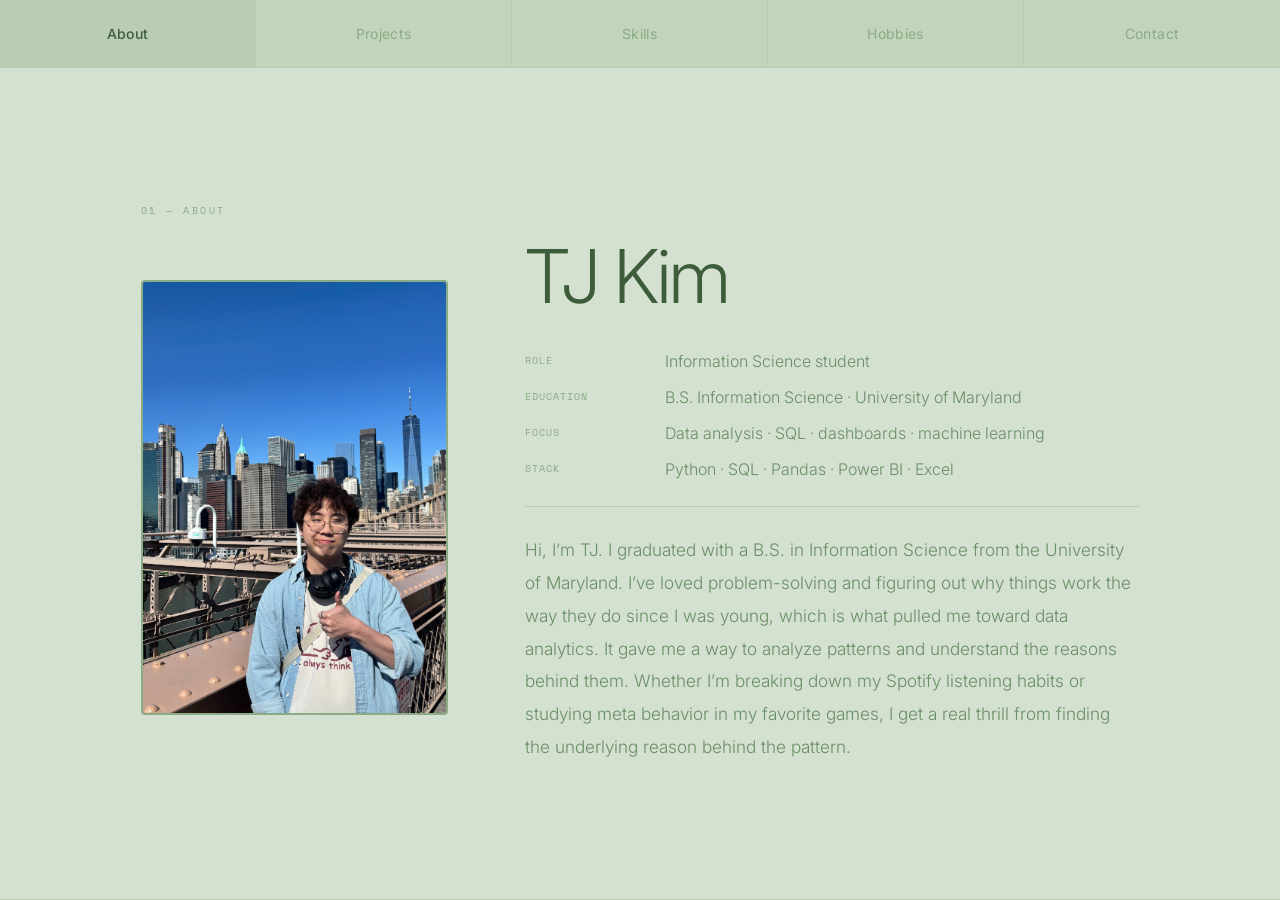
<file: index.html>
<!DOCTYPE html>
<html lang="en">
<head>
<meta charset="UTF-8">
<meta name="viewport" content="width=device-width, initial-scale=1.0">
<title>TJ Kim</title>
<link href="https://fonts.googleapis.com/css2?family=Inter:wght@300;400;500&family=Space+Mono&display=swap" rel="stylesheet">
<style>
*{margin:0;padding:0;box-sizing:border-box}
::selection{background:#8aab84;color:#2a3e28}
:root{
  --bg:#d4e0d0;--bg2:#c2d4bc;--surface:#b8cdb2;
  --dark:#3d5c3a;--mid:#6b8f66;--muted:#8aab84;--text:#2a3e28;
  --navH:clamp(68px,7vh,96px);
}
html,body{width:100%;height:100%;overflow:hidden;background:var(--bg);font-family:'Inter',sans-serif;color:var(--text)}

/* NAV */
#nav{position:fixed;top:0;left:0;right:0;height:var(--navH);background:var(--bg2);border-bottom:1px solid var(--surface);display:grid;grid-template-columns:repeat(5,minmax(0,1fr));align-items:center;z-index:300}
.nav-btn{flex:1;min-width:0;background:transparent;border:none;border-right:1px solid var(--surface);font-family:'Inter',sans-serif;font-size:clamp(14px,1vw,16px);color:var(--muted);padding:0 clamp(14px,2vw,24px);height:100%;cursor:pointer;transition:all .15s;letter-spacing:.35px}
.nav-btn:last-child{border-right:none}
.nav-btn:hover{background:var(--surface);color:var(--text)}
.nav-btn.active{color:var(--dark);font-weight:500;background:rgba(61,92,58,.06)}

/* WORLD */
#world{position:fixed;top:var(--navH);left:0;right:0;bottom:0;overflow:hidden}
#map{position:absolute;width:100%;transform-origin:0 0}

/* SECTIONS */
.section{width:100%;min-height:calc(100vh - var(--navH));display:flex;align-items:center;justify-content:center;border-bottom:1px solid var(--surface)}
/* Explicit section colors. Do not rely on nth-child because section order changes. */
#about{background:var(--bg)}
#projects{background:var(--bg2)}
#skills{background:var(--bg)}
#hobbies{background:var(--bg2)}
#contact{background:var(--bg)}
.content-block{pointer-events:auto}

/* ABOUT */
.section-inner{max-width:760px;width:100%;padding:60px 40px}
.eyebrow{font-family:'Space Mono',monospace;font-size:10px;letter-spacing:2.5px;text-transform:uppercase;color:var(--muted);margin-bottom:14px}
.section-title{font-size:37px;font-weight:300;color:var(--dark);letter-spacing:-1px;margin-bottom:28px}
.divider{height:1px;background:var(--surface);margin:24px 0}
.body-text{font-size:15px;font-weight:300;color:var(--mid);line-height:1.9}
.field{margin-bottom:14px;display:flex;gap:16px}
.field-label{font-family:'Space Mono',monospace;font-size:10px;letter-spacing:1px;text-transform:uppercase;color:var(--muted);min-width:80px;padding-top:2px}
.field-val{font-size:14px;color:var(--mid);font-weight:300}
.about-layout{display:flex;gap:40px;align-items:flex-start}
.photo-box{width:160px;min-width:160px;height:160px;background:var(--surface);border:2px dashed var(--muted);border-radius:4px;display:flex;align-items:center;justify-content:center;flex-direction:column;gap:6px;color:var(--muted);font-family:'Space Mono',monospace;font-size:9px;letter-spacing:1px;text-align:center;cursor:pointer;transition:border-color .2s}
.photo-box:hover{border-color:var(--dark)}
.photo-box img{width:100%;height:100%;object-fit:cover;border-radius:2px;display:none}

/* PROJECTS */
#projects .section-inner{max-width:100%;padding:60px 5vw}
.proj-header{display:flex;align-items:baseline;justify-content:space-between;margin-bottom:32px}
.proj-subtitle{font-family:'Space Mono',monospace;font-size:11px;letter-spacing:1px;text-transform:uppercase;color:var(--muted);margin-top:8px}
.proj-nav-btns{display:flex;align-items:center;gap:10px}
.proj-arr{width:36px;height:36px;background:var(--bg);border:1px solid var(--surface);border-radius:3px;cursor:pointer;font-size:19px;color:var(--mid);display:flex;align-items:center;justify-content:center;transition:all .15s}
.proj-arr:hover{background:var(--surface);color:var(--dark)}
#proj-grid{display:grid;grid-template-columns:1fr 1fr;gap:20px}
.proj-card{background:var(--bg2);border:1px solid var(--surface);padding:28px;border-radius:3px;display:flex;flex-direction:column;gap:12px;min-height:200px;transition:border-color .2s}
.proj-card:hover{border-color:var(--muted)}
.proj-card-name{font-size:18px;font-weight:500;color:var(--dark)}
.proj-card-desc{font-size:14px;font-weight:300;color:var(--mid);line-height:1.75;flex:1}
.proj-card-footer{display:flex;justify-content:space-between;align-items:flex-end;gap:12px}
.proj-card-tags{display:flex;gap:5px;flex-wrap:wrap}
.tag{font-family:'Space Mono',monospace;font-size:9px;padding:2px 7px;border:1px solid var(--muted);color:var(--muted);border-radius:2px}
.proj-link{font-family:'Space Mono',monospace;font-size:10px;letter-spacing:.5px;color:var(--mid);text-decoration:none;padding:4px 10px;border:1px solid var(--surface);border-radius:2px;white-space:nowrap;transition:all .15s}
.proj-link:hover{border-color:var(--dark);color:var(--dark)}

/* SKILLS */
.skill-list{display:grid;grid-template-columns:1fr 1fr;gap:16px}
.skill-group{border:1px solid var(--surface);background:rgba(255,255,255,.08);padding:18px;border-radius:3px}
.skill-heading{font-family:'Space Mono',monospace;font-size:10px;letter-spacing:1.2px;text-transform:uppercase;color:var(--muted);margin-bottom:10px}
.skill-items{font-size:14px;font-weight:300;color:var(--mid);line-height:1.9}

/* HOBBIES */
.hobby-list{display:grid;grid-template-columns:repeat(2,minmax(0,1fr));gap:clamp(14px,2vw,24px)}
.hobby-item{border:1px solid var(--surface);background:rgba(255,255,255,.08);padding:clamp(18px,2vw,30px);border-radius:3px}
.hobby-name{font-size:clamp(17px,1.45vw,25px);font-weight:500;color:var(--dark);margin-bottom:clamp(8px,1vh,12px)}
.hobby-desc{font-size:clamp(14px,1.1vw,18px);font-weight:300;color:var(--mid);line-height:1.75}

/* CONTACT */
.clink{display:flex;gap:16px;padding:12px 0;border-bottom:1px solid var(--surface);font-size:14px;font-weight:300}
.clink:last-child{border-bottom:none}
.clink-type{font-family:'Space Mono',monospace;font-size:10px;letter-spacing:1px;text-transform:uppercase;color:var(--muted);min-width:60px;padding-top:2px}
.clink-val{color:var(--mid)}
.clink-val a{color:var(--mid);text-decoration:none;display:inline-flex;align-items:center;gap:8px;transition:color .15s}
.clink-val a:hover{color:var(--dark)}
.social-icon{width:16px;height:16px;display:inline-block;flex:0 0 16px;fill:currentColor}


/* RESPONSIVE SCALING */
:root{
  --content-pad-y:clamp(42px,8vh,118px);
  --content-pad-x:clamp(24px,7vw,124px);
  --gap-lg:clamp(28px,6vw,96px);
  --gap-md:clamp(12px,2.2vw,34px);
  --photo-w:clamp(190px,24vw,420px);
  --photo-h:clamp(250px,34vw,560px);
}
.section-inner{max-width:min(1180px,92vw);padding:var(--content-pad-y) var(--content-pad-x)}
.eyebrow{font-size:clamp(9px,.75vw,11px);margin-bottom:clamp(10px,1.5vh,16px)}
.section-title{font-size:clamp(35px,5.8vw,83px);letter-spacing:clamp(-2px,-.15vw,-1px);margin-bottom:clamp(22px,3.4vh,44px)}
.divider{margin:clamp(18px,3vh,30px) 0}
.body-text{font-size:clamp(15px,1.35vw,21px);line-height:1.9}
.field{margin-bottom:clamp(10px,1.8vh,16px);gap:var(--gap-md)}
.field-label{font-size:clamp(9px,.75vw,12px);min-width:clamp(68px,10vw,112px)}
.field-val{font-size:clamp(14px,1.25vw,19px)}
#about .section-inner{max-width:min(1360px,94vw)}
.about-layout{gap:var(--gap-lg);align-items:center}
.photo-box{width:var(--photo-w);min-width:var(--photo-w);height:var(--photo-h);font-size:clamp(8px,.75vw,10px);border-style:solid;cursor:default}
.photo-box img{object-position:center 58%}
#projects .section-inner{max-width:min(1500px,94vw);padding:var(--content-pad-y) var(--content-pad-x)}
.proj-header{margin-bottom:clamp(22px,4vh,40px);gap:var(--gap-md)}
.proj-subtitle{font-size:clamp(10px,.85vw,12px);margin-top:clamp(7px,1vh,10px)}
.proj-nav-btns{gap:clamp(8px,1.2vw,14px)}
.proj-arr{width:clamp(36px,3.5vw,52px);height:clamp(36px,3.5vw,52px);font-size:clamp(19px,1.8vw,27px)}
#proj-counter{font-size:clamp(9px,.9vw,12px)!important}
#proj-grid{gap:clamp(18px,2.4vw,38px)}
.proj-card{padding:clamp(22px,2.8vw,44px);gap:clamp(12px,1.5vw,20px);min-height:clamp(190px,26vh,300px)}
.proj-card-name{font-size:clamp(18px,1.6vw,26px)}
.proj-card-desc{font-size:clamp(14px,1.15vw,19px);line-height:1.75}
.proj-card-footer{gap:clamp(10px,1.4vw,16px)}
.proj-card-tags{gap:clamp(4px,.7vw,8px)}
.tag{font-size:clamp(8px,.7vw,10px);padding:clamp(2px,.35vw,4px) clamp(6px,.8vw,9px)}
.proj-link{font-size:clamp(9px,.8vw,11px);padding:clamp(4px,.45vw,6px) clamp(8px,.9vw,12px)}
.skill-list{gap:clamp(12px,2vw,20px)}
.skill-group{padding:clamp(18px,2vw,30px)}
.skill-heading{font-size:clamp(9px,.75vw,11px)}
.skill-items{font-size:clamp(14px,1.15vw,19px)}
#skills .language-note{font-size:21px!important}
.clink{gap:var(--gap-md);padding:clamp(10px,1.6vh,15px) 0;font-size:clamp(13px,1.15vw,16px)}
.clink-type{font-size:clamp(9px,.75vw,11px);min-width:clamp(54px,8vw,72px)}

@media (max-width:700px){
  :root{--navH:60px}
  .section-inner{max-width:100vw;padding:clamp(28px,6vh,48px) 18px}
  #nav{display:flex;overflow-x:auto;overflow-y:hidden;scrollbar-width:none}
  #nav::-webkit-scrollbar{display:none}
  .nav-btn{flex:0 0 20%;font-size:clamp(10px,2.8vw,12px);padding:0 2px;letter-spacing:0}
  .about-layout{flex-direction:column;align-items:flex-start}
  .photo-box{width:100%;max-width:300px;min-width:0;height:min(410px,64vh)}
  .field{flex-direction:column;gap:4px;margin-bottom:13px}
  .field-label{min-width:0}
  .proj-header{flex-direction:column;align-items:flex-start}
  #proj-grid{grid-template-columns:1fr}
  .skill-list{grid-template-columns:1fr}
  .hobby-list{grid-template-columns:1fr}
  .proj-card-footer{flex-direction:column;align-items:flex-start}
}

@media (min-width:1200px){
  .section-inner{max-width:min(1320px,88vw)}
  #about .section-inner{max-width:min(1480px,92vw)}
  #projects .section-inner{max-width:min(1560px,94vw)}
}

@media (min-width:1600px){
  .section-inner{max-width:min(1540px,88vw)}
  #about .section-inner{max-width:min(1680px,90vw)}
  .body-text{max-width:900px}
}

</style>
</head>
<body>

<nav id="nav">
  <button class="nav-btn active" onclick="navTo('about',event)">About</button>
  <button class="nav-btn" onclick="navTo('projects',event)">Projects</button>
  <button class="nav-btn" onclick="navTo('skills',event)">Skills</button>
  <button class="nav-btn" onclick="navTo('hobbies',event)">Hobbies</button>
  <button class="nav-btn" onclick="navTo('contact',event)">Contact</button>
</nav>

<div id="world">
  <div id="map">


    <!-- ABOUT -->
    <div class="section" id="about">
      <div class="section-inner content-block">
        <div class="eyebrow">01 — About</div>
        <div class="about-layout">
          <div class="photo-box" id="photo-box">
            <img id="photo-img" src="IMG_3080.jpeg" alt="TJ Kim" style="display:block">
            <div id="photo-hint" style="display:none">⬆<br>your photo</div>
          </div>
          <div style="flex:1">
            <div class="section-title">TJ Kim</div>
            <div class="field"><span class="field-label">Role</span><span class="field-val">Information Science student</span></div>
            <div class="field"><span class="field-label">Education</span><span class="field-val">B.S. Information Science · University of Maryland</span></div>
            <div class="field"><span class="field-label">Focus</span><span class="field-val">Data analysis · SQL · dashboards · machine learning</span></div>
            <div class="field"><span class="field-label">Stack</span><span class="field-val">Python · SQL · Pandas · Power BI · Excel</span></div>
            <div class="divider"></div>
            <div class="body-text">Hi, I’m TJ. I graduated with a B.S. in Information Science from the University of Maryland. I’ve loved problem-solving and figuring out why things work the way they do since I was young, which is what pulled me toward data analytics. It gave me a way to analyze patterns and understand the reasons behind them. Whether I’m breaking down my Spotify listening habits or studying meta behavior in my favorite games, I get a real thrill from finding the underlying reason behind the pattern.</div>
          </div>
        </div>
      </div>
    </div>
    <input type="file" id="photo-input" accept="image/*" style="display:none">

    <!-- PROJECTS -->
    <div class="section" id="projects">
      <div class="section-inner content-block">
        <div class="proj-header">
          <div>
            <div class="eyebrow">02 — Projects</div>
            <div class="section-title" style="margin-bottom:0">Projects</div>
            <div class="proj-subtitle">Click to learn more</div>
          </div>
          <div class="proj-nav-btns">
            <button class="proj-arr" onclick="projPage(-1)">&#8249;</button>
            <span id="proj-counter" style="font-family:'Space Mono',monospace;font-size:10px;color:var(--muted);letter-spacing:1px">1 / 2</span>
            <button class="proj-arr" onclick="projPage(1)">&#8250;</button>
          </div>
        </div>
        <div id="proj-grid"></div>
      </div>
    </div>

    <!-- SKILLS -->
    <div class="section" id="skills">
      <div class="section-inner content-block">
        <div class="eyebrow">03 — Skills</div>
        <div class="section-title">Skills</div>
        <div class="skill-list">
          <div class="skill-group">
            <div class="skill-heading">Languages</div>
            <div class="skill-items">Python · SQL · Java · JavaScript · TypeScript · HTML/CSS · R · LaTeX</div>
          </div>
          <div class="skill-group">
            <div class="skill-heading">Data</div>
            <div class="skill-items">Pandas · NumPy · Data cleaning · Data validation · Error analysis</div>
          </div>
          <div class="skill-group">
            <div class="skill-heading">Machine Learning</div>
            <div class="skill-items">Scikit-learn · TF-IDF · NLP · Classification · Model comparison</div>
          </div>
          <div class="skill-group">
            <div class="skill-heading">Visualization</div>
            <div class="skill-items">Power BI · Excel · Matplotlib · Seaborn · Gephi</div>
          </div>
          <div class="skill-group">
            <div class="skill-heading">Web / Tools</div>
            <div class="skill-items">React · TypeScript · Supabase · Git · GitHub · VS Code</div>
          </div>
          <div class="skill-group">
            <div class="skill-heading">Coursework</div>
            <div class="skill-items">Database design · Data science · Data visualization · Statistics · Machine learning</div>
          </div>
        </div>
        <div class="divider"></div>
        <div class="body-text language-note" style="font-family:'Space Mono',monospace;line-height:2.2">Fluent in Korean and English.</div>
      </div>
    </div>

    <!-- HOBBIES -->
    <div class="section" id="hobbies">
      <div class="section-inner content-block">
        <div class="eyebrow">04 — Hobbies</div>
        <div class="section-title">Hobbies</div>
        <div class="hobby-list">
          <div class="hobby-item">
            <div class="hobby-name">Music</div>
            <div class="hobby-desc">I listen to music a lot and like making playlists for weirdly specific moods.</div>
          </div>
          <div class="hobby-item">
            <div class="hobby-name">Instruments</div>
            <div class="hobby-desc">I play a bit of guitar, piano, and clarinet.</div>
          </div>
          <div class="hobby-item">
            <div class="hobby-name">Games</div>
            <div class="hobby-desc">I like games like StarCraft II, League of Legends, and Minecraft. Also enjoy calmer paced games as well.</div>
          </div>
          <div class="hobby-item">
            <div class="hobby-name">Gym</div>
            <div class="hobby-desc">I like going to the gym along with running.</div>
          </div>
          <div class="hobby-item">
            <div class="hobby-name">Podcasts</div>
            <div class="hobby-desc">I like philosophical podcasts with my favorite being Philosophize This!</div>
          </div>
          <div class="hobby-item">
            <div class="hobby-name">Other</div>
            <div class="hobby-desc">I'm learning Chinese and also learning how to muzz to techno.</div>
          </div>
        </div>
      </div>
    </div>

    <!-- CONTACT -->
    <div class="section" id="contact">
      <div class="section-inner content-block">
        <div class="eyebrow">05 — Contact</div>
        <div class="section-title">Contact</div>
        <div class="clink"><span class="clink-type">Email</span><span class="clink-val"><a href="mailto:tj11564@gmail.com" aria-label="Email TJ Kim"><svg class="social-icon" viewBox="0 0 24 24" aria-hidden="true"><path d="M3 5h18c1.1 0 2 .9 2 2v10c0 1.1-.9 2-2 2H3c-1.1 0-2-.9-2-2V7c0-1.1.9-2 2-2zm9 8.1L3.8 7.6V17h16.4V7.6L12 13.1zm0-2.2L20.1 7H3.9L12 10.9z"/></svg>tj11564@gmail.com</a></span></div>
        <div class="clink"><span class="clink-type">GitHub</span><span class="clink-val"><a href="https://github.com/TotallyJuicy" target="_blank" rel="noopener noreferrer" aria-label="Open TJ Kim GitHub"><svg class="social-icon" viewBox="0 0 24 24" aria-hidden="true"><path d="M12 .5C5.65.5.5 5.65.5 12c0 5.08 3.29 9.39 7.86 10.91.58.1.79-.25.79-.56v-2.02c-3.2.7-3.88-1.36-3.88-1.36-.52-1.33-1.27-1.68-1.27-1.68-1.04-.71.08-.7.08-.7 1.15.08 1.76 1.18 1.76 1.18 1.02 1.75 2.67 1.24 3.32.95.1-.74.4-1.24.73-1.53-2.56-.29-5.25-1.28-5.25-5.69 0-1.26.45-2.28 1.18-3.08-.12-.29-.51-1.46.11-3.04 0 0 .96-.31 3.16 1.18A10.9 10.9 0 0 1 12 6.17c.98 0 1.96.13 2.88.39 2.19-1.49 3.15-1.18 3.15-1.18.62 1.58.23 2.75.11 3.04.74.8 1.18 1.82 1.18 3.08 0 4.42-2.7 5.39-5.27 5.68.41.35.78 1.05.78 2.12v3.05c0 .31.21.67.8.56A11.51 11.51 0 0 0 23.5 12C23.5 5.65 18.35.5 12 .5z"/></svg>github.com/TotallyJuicy</a></span></div>
        <div class="clink"><span class="clink-type">LinkedIn</span><span class="clink-val"><a href="https://www.linkedin.com/in/taejeong-kim03" target="_blank" rel="noopener noreferrer" aria-label="Open TJ Kim LinkedIn"><svg class="social-icon" viewBox="0 0 24 24" aria-hidden="true"><path d="M4.98 3.5A2.5 2.5 0 1 1 0 3.5a2.5 2.5 0 0 1 4.98 0zM.42 8.24h4.12V23H.42V8.24zM8.12 8.24h3.95v2.02h.06c.55-1.04 1.9-2.14 3.91-2.14 4.18 0 4.95 2.75 4.95 6.33V23h-4.12v-7.57c0-1.8-.03-4.12-2.51-4.12-2.51 0-2.9 1.96-2.9 3.99V23H8.12V8.24z"/></svg>linkedin.com/in/taejeong-kim03</a></span></div>
      </div>
    </div>

  </div>
</div>

<script>
// ── PROJECTS DATA ──────────────────────────────────────────────
// To add a project: add an object to this array with name, desc, tags (array), and link (url string or '').
const PROJECTS = [
  {name:'Spotify Listening Analytics Dashboard', desc:'Processed 8+ years of Spotify streaming history, removed passive listening, and built dashboard-ready datasets for Power BI.', tags:['Python','Pandas','Power BI'], link:'spotify-listening-analytics-dashboard/'},
  {name:'Letterboxd Rater Analysis', desc:'Analyzed 10.4M movie ratings with SQL to compare heavy and casual users, consensus ratings, and score variance.', tags:['SQL','MySQL','Analysis'], link:'letterboxd-rater-analysis/'},
  {name:'Steam Review Sentiment Classification', desc:'Built a sentiment classifier on 50,000 Steam reviews using TF-IDF and compared Naive Bayes, KNN, and Decision Tree models.', tags:['Python','Scikit-learn','NLP'], link:'steam-review-sentiment-classification/'},
  {name:'Pokémon Showdown Meta Analysis', desc:'Parsed Smogon usage data into Pandas DataFrames and identified meta-dominant competitive trends.', tags:['Python','Pandas','Data Viz'], link:'pokemon-showdown-meta-analysis/'},
  {name:'Wikipedia Knowledge Graph', desc:'Built a linked-topic graph from Wikipedia pages with NetworkX and visualized centrality and clustering structure.', tags:['Python','NetworkX','Gephi'], link:'wikipedia-knowledge-graph/'},
  {name:'CocktailMixer', desc:'Built a recipe web app with stored drinks, saved recipes, and a clean React interface.', tags:['React','TypeScript','Supabase'], link:'cocktailmixer/'},
];

const PER_PAGE = 4;
let projPage_ = 0;

function renderProjects() {
  const grid = document.getElementById('proj-grid');
  const counter = document.getElementById('proj-counter');
  const pages = Math.ceil(PROJECTS.length / PER_PAGE);
  counter.textContent = (projPage_+1) + ' / ' + pages;
  const slice = PROJECTS.slice(projPage_*PER_PAGE, projPage_*PER_PAGE+PER_PAGE);
  grid.innerHTML = slice.map(p => `
    <div class="proj-card" ${p.link ? `onclick="window.location.href='${p.link}'" style="cursor:pointer"` : ''}>
      <div class="proj-card-name">${p.name}</div>
      <div class="proj-card-desc">${p.desc}</div>
      <div class="proj-card-footer">
        <div class="proj-card-tags">${p.tags.map(t=>`<span class="tag">${t}</span>`).join('')}</div>
      </div>
    </div>`).join('');
}
function projPage(dir) {
  const pages = Math.ceil(PROJECTS.length / PER_PAGE);
  projPage_ = (projPage_+dir+pages) % pages;
  renderProjects();
}
renderProjects();

// ── PHOTO UPLOAD ────────────────────────────────────────────────
document.getElementById('photo-input').addEventListener('change', e => {
  const f = e.target.files[0]; if(!f) return;
  const img = document.getElementById('photo-img');
  img.src = URL.createObjectURL(f);
  img.style.display = 'block';
  document.getElementById('photo-hint').style.display = 'none';
});

// ── SCROLL & NAV ────────────────────────────────────────────────
const map = document.getElementById('map');
const NAVH = () => document.getElementById('nav').offsetHeight;
const WH = () => window.innerHeight - NAVH();
const WW = () => window.innerWidth;
const SECTION_IDS = ['about','projects','skills','hobbies','contact'];
let scrollY = 0;

function applyScroll() {
  const max = map.scrollHeight - WH();
  scrollY = Math.max(0, Math.min(max, scrollY));
  map.style.transform = `translateY(${-scrollY}px)`;
  updateNav();
}
function updateNav() {
  let cur = 'top';
  SECTION_IDS.forEach(id => {
    const el = document.getElementById(id);
    if (el && el.offsetTop - scrollY < WH()/2) cur = id;
  });
  document.querySelectorAll('.nav-btn').forEach(b => {
    b.classList.toggle('active', b.textContent.trim().toLowerCase() === cur);
  });
}
function navTo(id, e) {
  const el = document.getElementById(id); if(!el) return;
  const target = el.offsetTop, start = scrollY, dist = target - start;
  const dur = 450; let t0 = null;
  (function step(t){ if(!t0)t0=t; const p=Math.min(1,(t-t0)/dur); const ease=p<.5?2*p*p:1-Math.pow(-2*p+2,2)/2; scrollY=start+dist*ease; applyScroll(); if(p<1)requestAnimationFrame(step); })(performance.now());
  if(e && e.target){ document.querySelectorAll('.nav-btn').forEach(b=>b.classList.remove('active')); e.target.classList.add('active'); }
}
window.addEventListener('wheel', e=>{ scrollY+=e.deltaY; applyScroll(); },{passive:true});
window.addEventListener('resize', applyScroll);
applyScroll();
</script>
</body>
</html>
</file>
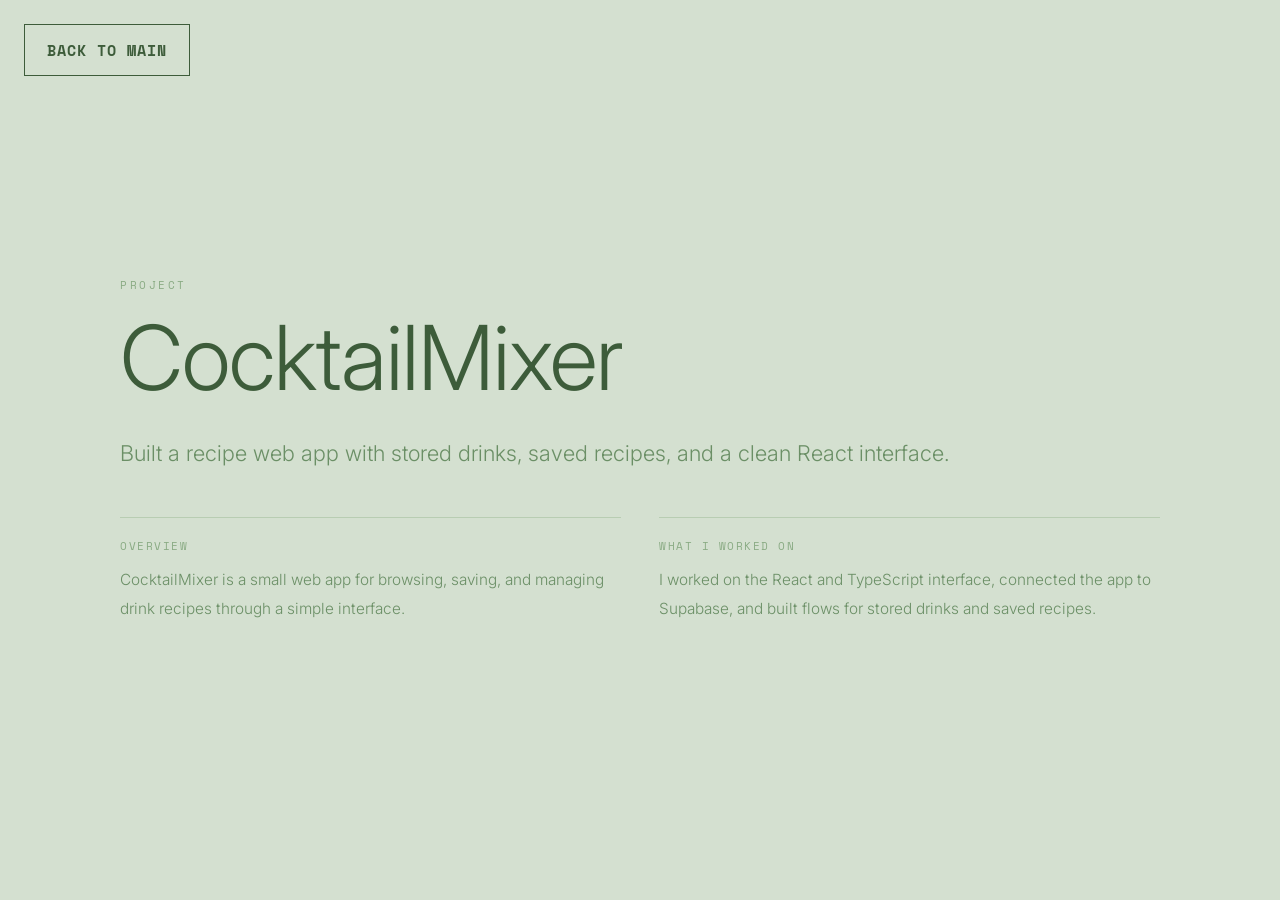
<file: cocktailmixer/index.html>
<!DOCTYPE html>
<html lang="en">
<head>
<meta charset="UTF-8">
<meta name="viewport" content="width=device-width, initial-scale=1.0">
<title>CocktailMixer | TJ Kim</title>
<link href="https://fonts.googleapis.com/css2?family=Inter:wght@300;400;500&family=Space+Mono&display=swap" rel="stylesheet">
<style>
*{margin:0;padding:0;box-sizing:border-box}
:root{--bg:#d4e0d0;--surface:#b8cdb2;--dark:#3d5c3a;--mid:#6b8f66;--muted:#8aab84;--text:#2a3e28}
html,body{width:100%;min-height:100%;background:var(--bg);font-family:Inter,sans-serif;color:var(--text)}
.page{min-height:100vh;display:flex;align-items:center;justify-content:center;padding:clamp(32px,7vw,110px)}
.inner{width:min(1040px,88vw)}
.eyebrow,.label,.hint{font-family:"Space Mono",monospace;text-transform:uppercase;color:var(--muted)}
.eyebrow{font-size:11px;letter-spacing:2.5px;margin-bottom:18px}
h1{font-size:clamp(43px,7vw,95px);font-weight:300;color:var(--dark);line-height:1.05;letter-spacing:-1px;margin-bottom:28px}
.lede{font-size:clamp(17px,1.7vw,25px);font-weight:300;color:var(--mid);line-height:1.85;max-width:920px;margin-bottom:44px}
.grid{display:grid;grid-template-columns:1fr 1fr;gap:clamp(22px,3vw,44px);margin-top:34px}
.block{border-top:1px solid var(--surface);padding-top:20px}
.label{font-size:11px;letter-spacing:1.5px;margin-bottom:12px}
.text{font-size:clamp(15px,1.2vw,18px);font-weight:300;color:var(--mid);line-height:1.85}
.hint{font-size:10px;letter-spacing:1px;margin-top:52px}
@media(max-width:720px){.grid{grid-template-columns:1fr}}
.back-main{position:fixed;top:24px;left:24px;z-index:5;display:inline-flex;width:fit-content;font-family:"Space Mono",monospace;font-size:15px;letter-spacing:1px;text-transform:uppercase;color:var(--dark);text-decoration:none;border:1px solid var(--dark);padding:14px 22px;background:var(--bg);font-weight:600}.back-main:hover{background:var(--surface);color:var(--text)}
</style>
</head>
<body>
<main class="page">
  <section class="inner">
    <div class="eyebrow">Project</div>
    <h1>CocktailMixer</h1>
    <p class="lede">Built a recipe web app with stored drinks, saved recipes, and a clean React interface.</p>
    <div class="grid">
      <div class="block"><div class="label">Overview</div><div class="text">CocktailMixer is a small web app for browsing, saving, and managing drink recipes through a simple interface.</div></div>
      <div class="block"><div class="label">What I worked on</div><div class="text">I worked on the React and TypeScript interface, connected the app to Supabase, and built flows for stored drinks and saved recipes.</div></div>
    </div>
    <a class="back-main" href="../">Back to main</a>
  </section>
</main>
</body>
</html>
</file>
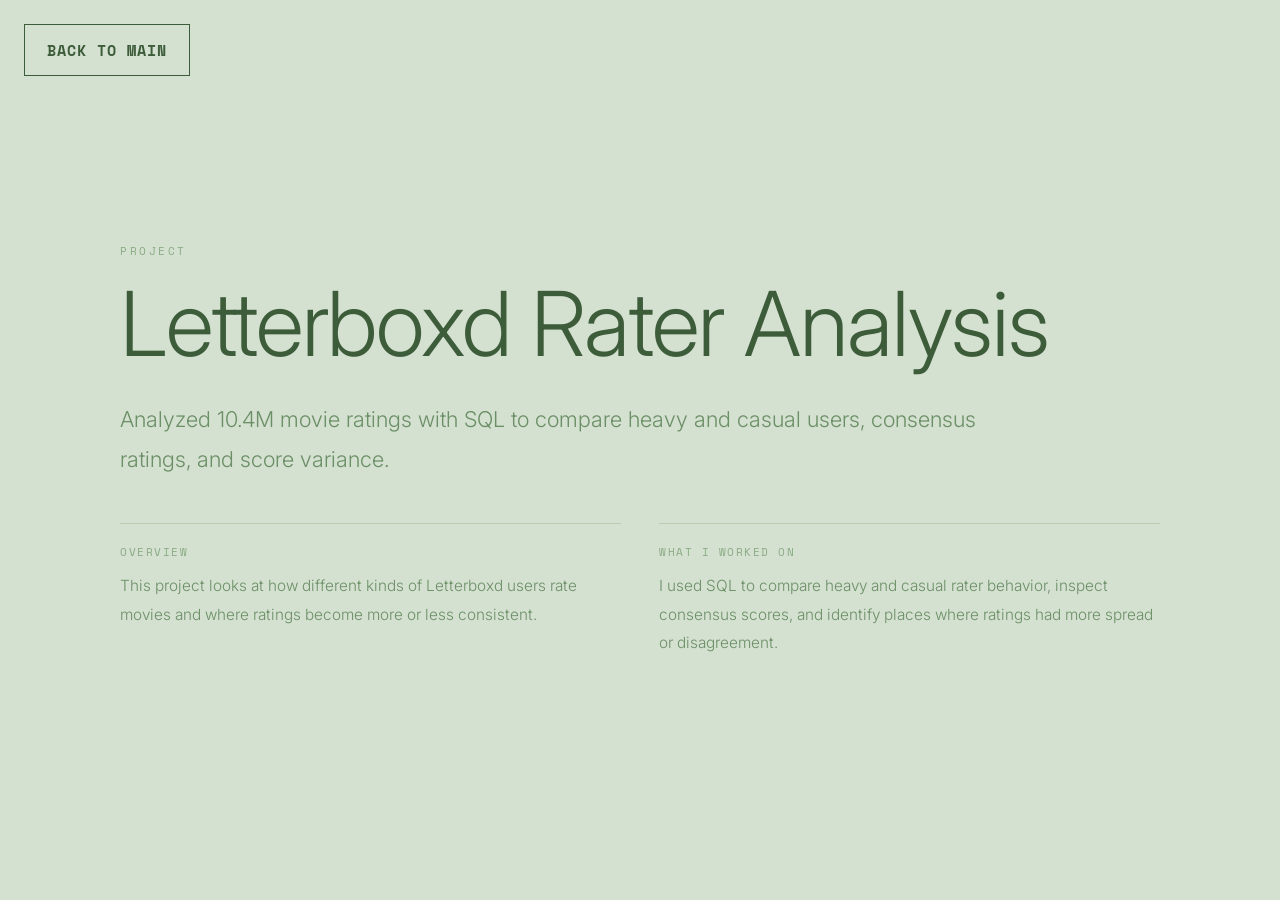
<file: letterboxd-rater-analysis/index.html>
<!DOCTYPE html>
<html lang="en">
<head>
<meta charset="UTF-8">
<meta name="viewport" content="width=device-width, initial-scale=1.0">
<title>Letterboxd Rater Analysis | TJ Kim</title>
<link href="https://fonts.googleapis.com/css2?family=Inter:wght@300;400;500&family=Space+Mono&display=swap" rel="stylesheet">
<style>
*{margin:0;padding:0;box-sizing:border-box}
:root{--bg:#d4e0d0;--surface:#b8cdb2;--dark:#3d5c3a;--mid:#6b8f66;--muted:#8aab84;--text:#2a3e28}
html,body{width:100%;min-height:100%;background:var(--bg);font-family:Inter,sans-serif;color:var(--text)}
.page{min-height:100vh;display:flex;align-items:center;justify-content:center;padding:clamp(32px,7vw,110px)}
.inner{width:min(1040px,88vw)}
.eyebrow,.label,.hint{font-family:"Space Mono",monospace;text-transform:uppercase;color:var(--muted)}
.eyebrow{font-size:11px;letter-spacing:2.5px;margin-bottom:18px}
h1{font-size:clamp(43px,7vw,95px);font-weight:300;color:var(--dark);line-height:1.05;letter-spacing:-1px;margin-bottom:28px}
.lede{font-size:clamp(17px,1.7vw,25px);font-weight:300;color:var(--mid);line-height:1.85;max-width:920px;margin-bottom:44px}
.grid{display:grid;grid-template-columns:1fr 1fr;gap:clamp(22px,3vw,44px);margin-top:34px}
.block{border-top:1px solid var(--surface);padding-top:20px}
.label{font-size:11px;letter-spacing:1.5px;margin-bottom:12px}
.text{font-size:clamp(15px,1.2vw,18px);font-weight:300;color:var(--mid);line-height:1.85}
.hint{font-size:10px;letter-spacing:1px;margin-top:52px}
@media(max-width:720px){.grid{grid-template-columns:1fr}}
.back-main{position:fixed;top:24px;left:24px;z-index:5;display:inline-flex;width:fit-content;font-family:"Space Mono",monospace;font-size:15px;letter-spacing:1px;text-transform:uppercase;color:var(--dark);text-decoration:none;border:1px solid var(--dark);padding:14px 22px;background:var(--bg);font-weight:600}.back-main:hover{background:var(--surface);color:var(--text)}
</style>
</head>
<body>
<main class="page">
  <section class="inner">
    <div class="eyebrow">Project</div>
    <h1>Letterboxd Rater Analysis</h1>
    <p class="lede">Analyzed 10.4M movie ratings with SQL to compare heavy and casual users, consensus ratings, and score variance.</p>
    <div class="grid">
      <div class="block"><div class="label">Overview</div><div class="text">This project looks at how different kinds of Letterboxd users rate movies and where ratings become more or less consistent.</div></div>
      <div class="block"><div class="label">What I worked on</div><div class="text">I used SQL to compare heavy and casual rater behavior, inspect consensus scores, and identify places where ratings had more spread or disagreement.</div></div>
    </div>
    <a class="back-main" href="../">Back to main</a>
  </section>
</main>
</body>
</html>
</file>
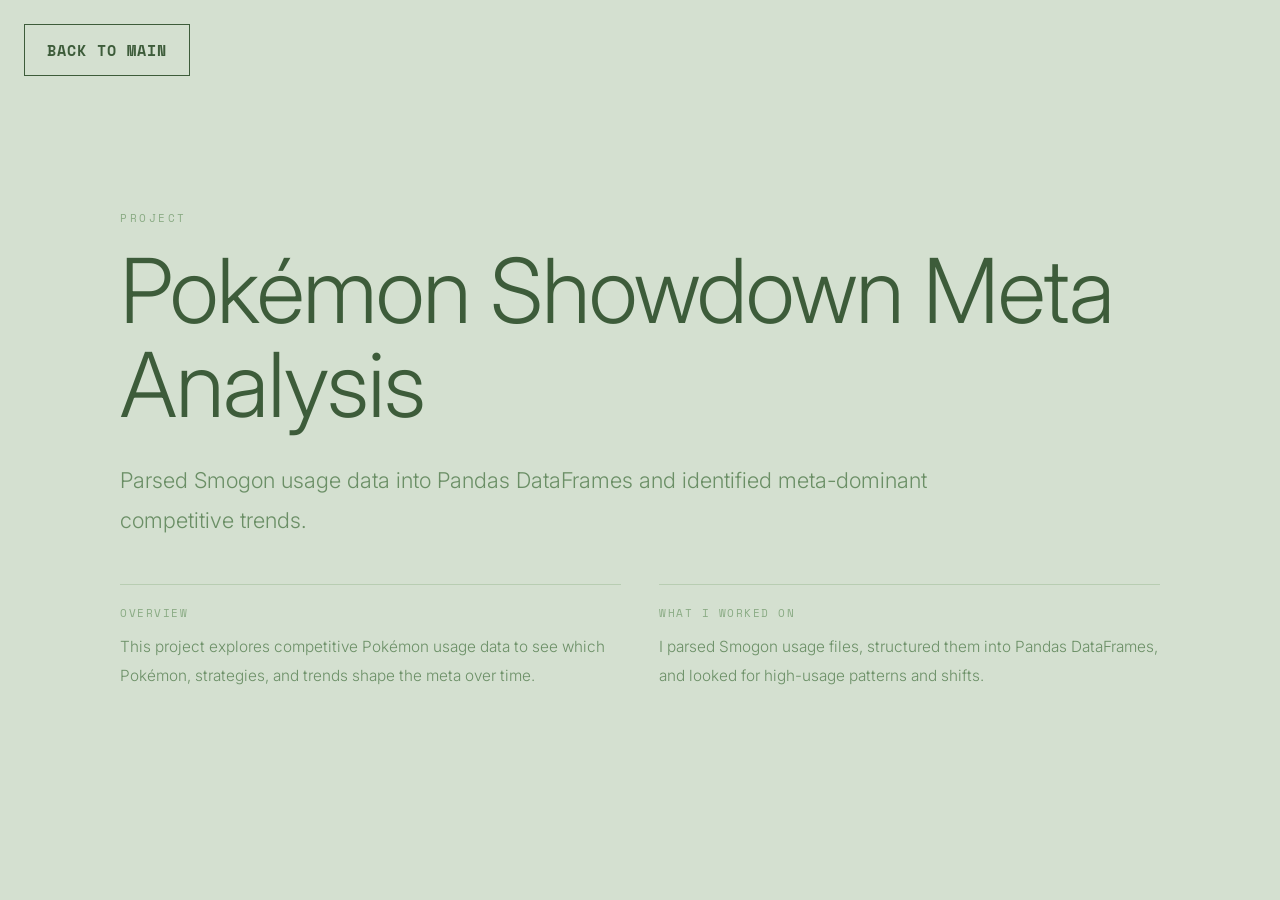
<file: pokemon-showdown-meta-analysis/index.html>
<!DOCTYPE html>
<html lang="en">
<head>
<meta charset="UTF-8">
<meta name="viewport" content="width=device-width, initial-scale=1.0">
<title>Pokémon Showdown Meta Analysis | TJ Kim</title>
<link href="https://fonts.googleapis.com/css2?family=Inter:wght@300;400;500&family=Space+Mono&display=swap" rel="stylesheet">
<style>
*{margin:0;padding:0;box-sizing:border-box}
:root{--bg:#d4e0d0;--surface:#b8cdb2;--dark:#3d5c3a;--mid:#6b8f66;--muted:#8aab84;--text:#2a3e28}
html,body{width:100%;min-height:100%;background:var(--bg);font-family:Inter,sans-serif;color:var(--text)}
.page{min-height:100vh;display:flex;align-items:center;justify-content:center;padding:clamp(32px,7vw,110px)}
.inner{width:min(1040px,88vw)}
.eyebrow,.label,.hint{font-family:"Space Mono",monospace;text-transform:uppercase;color:var(--muted)}
.eyebrow{font-size:11px;letter-spacing:2.5px;margin-bottom:18px}
h1{font-size:clamp(43px,7vw,95px);font-weight:300;color:var(--dark);line-height:1.05;letter-spacing:-1px;margin-bottom:28px}
.lede{font-size:clamp(17px,1.7vw,25px);font-weight:300;color:var(--mid);line-height:1.85;max-width:920px;margin-bottom:44px}
.grid{display:grid;grid-template-columns:1fr 1fr;gap:clamp(22px,3vw,44px);margin-top:34px}
.block{border-top:1px solid var(--surface);padding-top:20px}
.label{font-size:11px;letter-spacing:1.5px;margin-bottom:12px}
.text{font-size:clamp(15px,1.2vw,18px);font-weight:300;color:var(--mid);line-height:1.85}
.hint{font-size:10px;letter-spacing:1px;margin-top:52px}
@media(max-width:720px){.grid{grid-template-columns:1fr}}
.back-main{position:fixed;top:24px;left:24px;z-index:5;display:inline-flex;width:fit-content;font-family:"Space Mono",monospace;font-size:15px;letter-spacing:1px;text-transform:uppercase;color:var(--dark);text-decoration:none;border:1px solid var(--dark);padding:14px 22px;background:var(--bg);font-weight:600}.back-main:hover{background:var(--surface);color:var(--text)}
</style>
</head>
<body>
<main class="page">
  <section class="inner">
    <div class="eyebrow">Project</div>
    <h1>Pokémon Showdown Meta Analysis</h1>
    <p class="lede">Parsed Smogon usage data into Pandas DataFrames and identified meta-dominant competitive trends.</p>
    <div class="grid">
      <div class="block"><div class="label">Overview</div><div class="text">This project explores competitive Pokémon usage data to see which Pokémon, strategies, and trends shape the meta over time.</div></div>
      <div class="block"><div class="label">What I worked on</div><div class="text">I parsed Smogon usage files, structured them into Pandas DataFrames, and looked for high-usage patterns and shifts.</div></div>
    </div>
    <a class="back-main" href="../">Back to main</a>
  </section>
</main>
</body>
</html>
</file>
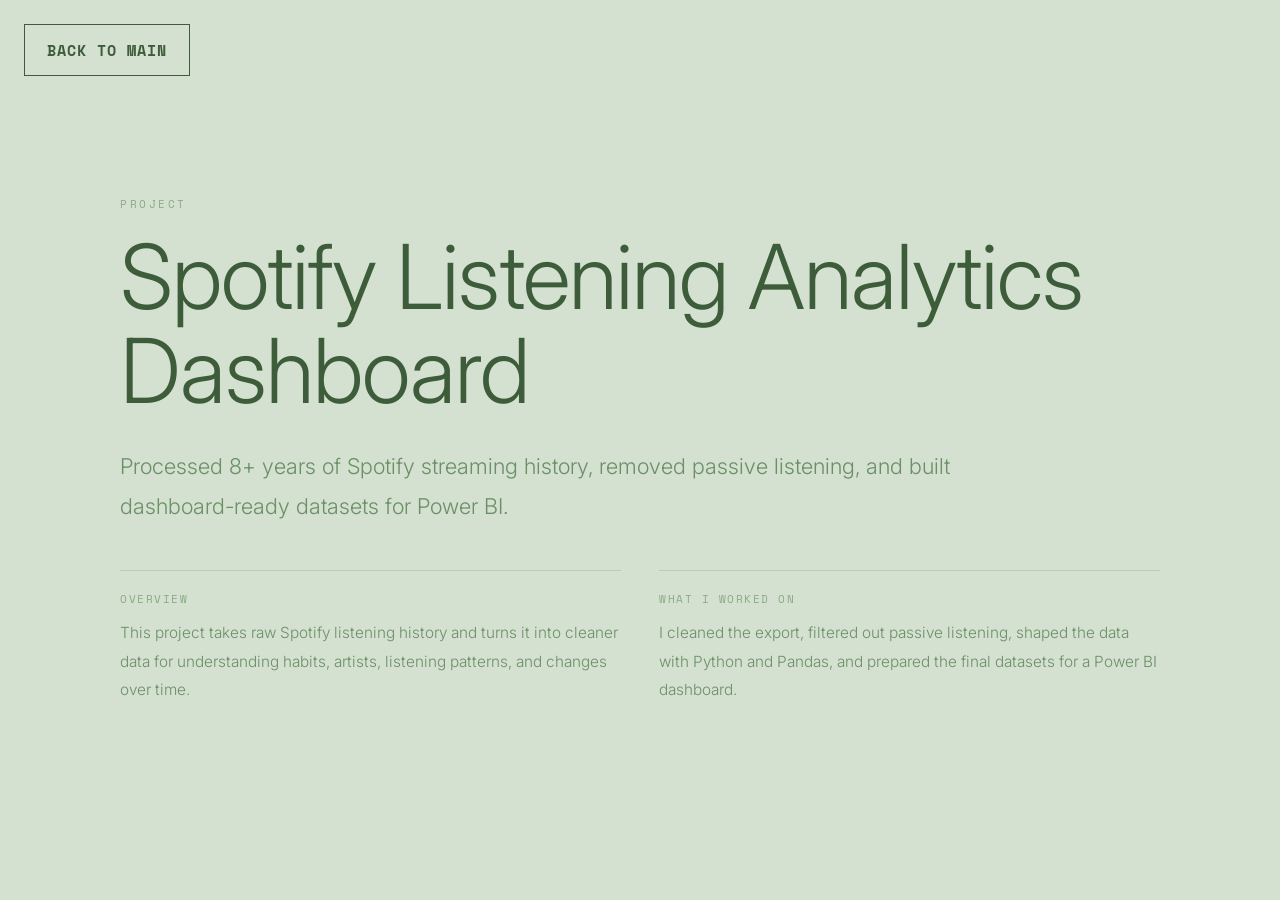
<file: spotify-listening-analytics-dashboard/index.html>
<!DOCTYPE html>
<html lang="en">
<head>
<meta charset="UTF-8">
<meta name="viewport" content="width=device-width, initial-scale=1.0">
<title>Spotify Listening Analytics Dashboard | TJ Kim</title>
<link href="https://fonts.googleapis.com/css2?family=Inter:wght@300;400;500&family=Space+Mono&display=swap" rel="stylesheet">
<style>
*{margin:0;padding:0;box-sizing:border-box}
:root{--bg:#d4e0d0;--bg2:#c2d4bc;--surface:#b8cdb2;--dark:#3d5c3a;--mid:#6b8f66;--muted:#8aab84;--text:#2a3e28}
html,body{width:100%;min-height:100%;background:var(--bg);font-family:Inter,sans-serif;color:var(--text)}
.page{min-height:100vh;display:flex;align-items:center;justify-content:center;padding:clamp(32px,7vw,110px)}
.inner{width:min(1040px,88vw)}
.eyebrow{font-family:"Space Mono",monospace;font-size:11px;letter-spacing:2.5px;text-transform:uppercase;color:var(--muted);margin-bottom:18px}
h1{font-size:clamp(43px,7vw,95px);font-weight:300;color:var(--dark);line-height:1.05;letter-spacing:-1px;margin-bottom:28px}
.lede{font-size:clamp(17px,1.7vw,25px);font-weight:300;color:var(--mid);line-height:1.85;max-width:920px;margin-bottom:44px}
.grid{display:grid;grid-template-columns:1fr 1fr;gap:clamp(22px,3vw,44px);margin-top:34px}
.block{border-top:1px solid var(--surface);padding-top:20px}
.label{font-family:"Space Mono",monospace;font-size:11px;letter-spacing:1.5px;text-transform:uppercase;color:var(--muted);margin-bottom:12px}
.text{font-size:clamp(15px,1.2vw,18px);font-weight:300;color:var(--mid);line-height:1.85}
.hint{font-family:"Space Mono",monospace;font-size:10px;letter-spacing:1px;text-transform:uppercase;color:var(--muted);margin-top:52px}
@media(max-width:720px){.grid{grid-template-columns:1fr}}
.back-main{position:fixed;top:24px;left:24px;z-index:5;display:inline-flex;width:fit-content;font-family:"Space Mono",monospace;font-size:15px;letter-spacing:1px;text-transform:uppercase;color:var(--dark);text-decoration:none;border:1px solid var(--dark);padding:14px 22px;background:var(--bg);font-weight:600}.back-main:hover{background:var(--surface);color:var(--text)}
</style>
</head>
<body>
<main class="page">
  <section class="inner">
    <div class="eyebrow">Project</div>
    <h1>Spotify Listening Analytics Dashboard</h1>
    <p class="lede">Processed 8+ years of Spotify streaming history, removed passive listening, and built dashboard-ready datasets for Power BI.</p>
    <div class="grid">
      <div class="block">
        <div class="label">Overview</div>
        <div class="text">This project takes raw Spotify listening history and turns it into cleaner data for understanding habits, artists, listening patterns, and changes over time.</div>
      </div>
      <div class="block">
        <div class="label">What I worked on</div>
        <div class="text">I cleaned the export, filtered out passive listening, shaped the data with Python and Pandas, and prepared the final datasets for a Power BI dashboard.</div>
      </div>
    </div>
    <a class="back-main" href="../">Back to main</a>
  </section>
</main>
</body>
</html>
</file>
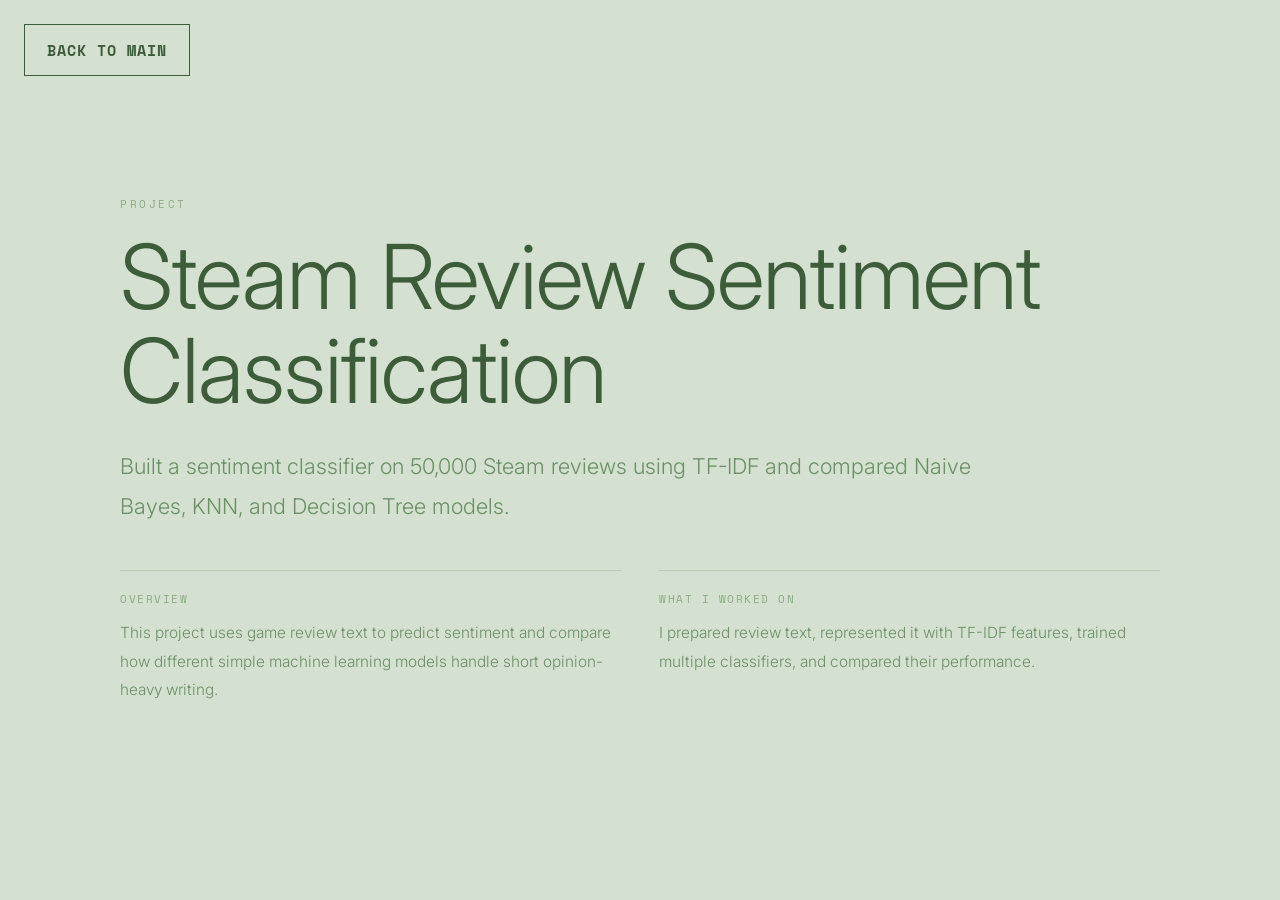
<file: steam-review-sentiment-classification/index.html>
<!DOCTYPE html>
<html lang="en">
<head>
<meta charset="UTF-8">
<meta name="viewport" content="width=device-width, initial-scale=1.0">
<title>Steam Review Sentiment Classification | TJ Kim</title>
<link href="https://fonts.googleapis.com/css2?family=Inter:wght@300;400;500&family=Space+Mono&display=swap" rel="stylesheet">
<style>
*{margin:0;padding:0;box-sizing:border-box}
:root{--bg:#d4e0d0;--surface:#b8cdb2;--dark:#3d5c3a;--mid:#6b8f66;--muted:#8aab84;--text:#2a3e28}
html,body{width:100%;min-height:100%;background:var(--bg);font-family:Inter,sans-serif;color:var(--text)}
.page{min-height:100vh;display:flex;align-items:center;justify-content:center;padding:clamp(32px,7vw,110px)}
.inner{width:min(1040px,88vw)}
.eyebrow,.label,.hint{font-family:"Space Mono",monospace;text-transform:uppercase;color:var(--muted)}
.eyebrow{font-size:11px;letter-spacing:2.5px;margin-bottom:18px}
h1{font-size:clamp(43px,7vw,95px);font-weight:300;color:var(--dark);line-height:1.05;letter-spacing:-1px;margin-bottom:28px}
.lede{font-size:clamp(17px,1.7vw,25px);font-weight:300;color:var(--mid);line-height:1.85;max-width:920px;margin-bottom:44px}
.grid{display:grid;grid-template-columns:1fr 1fr;gap:clamp(22px,3vw,44px);margin-top:34px}
.block{border-top:1px solid var(--surface);padding-top:20px}
.label{font-size:11px;letter-spacing:1.5px;margin-bottom:12px}
.text{font-size:clamp(15px,1.2vw,18px);font-weight:300;color:var(--mid);line-height:1.85}
.hint{font-size:10px;letter-spacing:1px;margin-top:52px}
@media(max-width:720px){.grid{grid-template-columns:1fr}}
.back-main{position:fixed;top:24px;left:24px;z-index:5;display:inline-flex;width:fit-content;font-family:"Space Mono",monospace;font-size:15px;letter-spacing:1px;text-transform:uppercase;color:var(--dark);text-decoration:none;border:1px solid var(--dark);padding:14px 22px;background:var(--bg);font-weight:600}.back-main:hover{background:var(--surface);color:var(--text)}
</style>
</head>
<body>
<main class="page">
  <section class="inner">
    <div class="eyebrow">Project</div>
    <h1>Steam Review Sentiment Classification</h1>
    <p class="lede">Built a sentiment classifier on 50,000 Steam reviews using TF-IDF and compared Naive Bayes, KNN, and Decision Tree models.</p>
    <div class="grid">
      <div class="block"><div class="label">Overview</div><div class="text">This project uses game review text to predict sentiment and compare how different simple machine learning models handle short opinion-heavy writing.</div></div>
      <div class="block"><div class="label">What I worked on</div><div class="text">I prepared review text, represented it with TF-IDF features, trained multiple classifiers, and compared their performance.</div></div>
    </div>
    <a class="back-main" href="../">Back to main</a>
  </section>
</main>
</body>
</html>
</file>
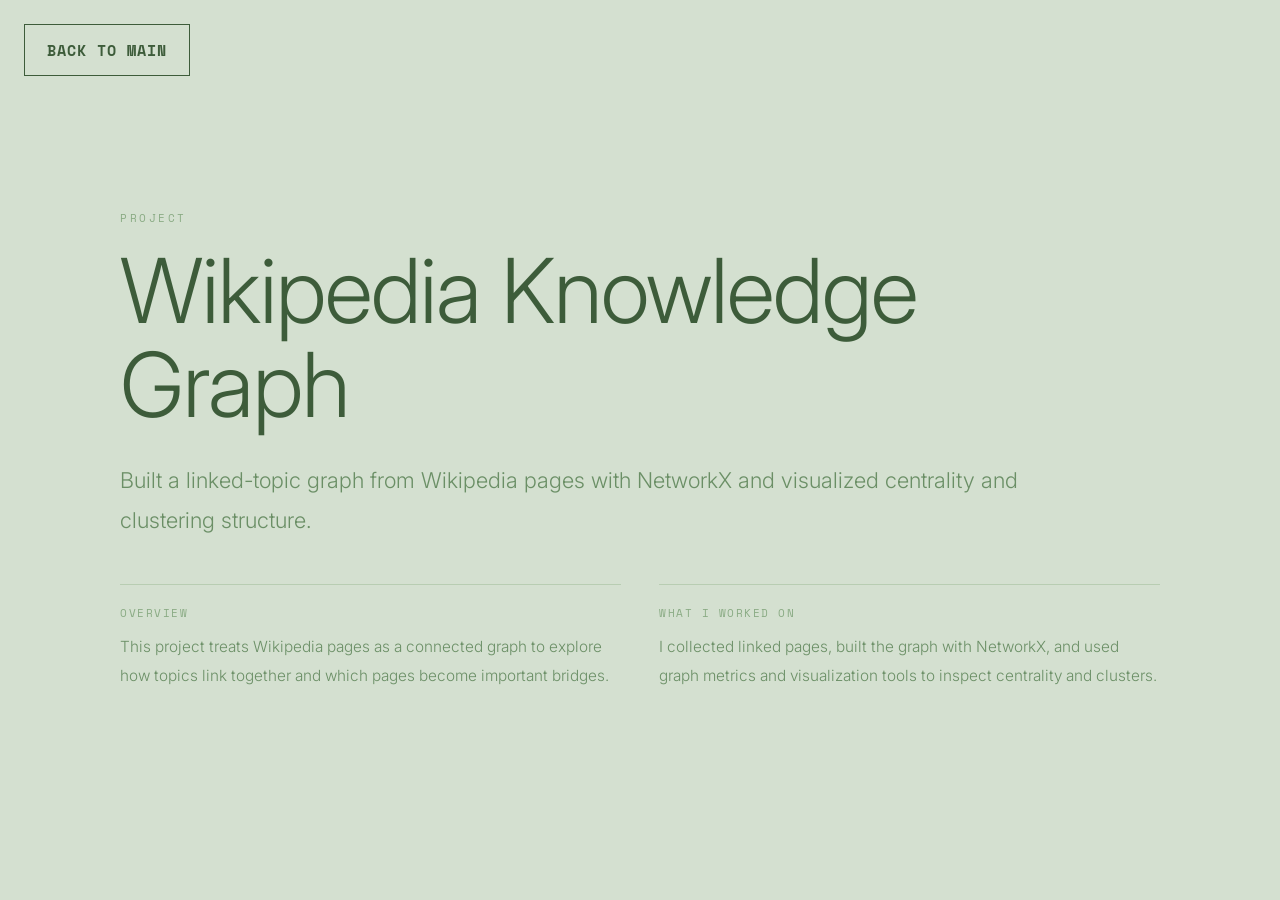
<file: wikipedia-knowledge-graph/index.html>
<!DOCTYPE html>
<html lang="en">
<head>
<meta charset="UTF-8">
<meta name="viewport" content="width=device-width, initial-scale=1.0">
<title>Wikipedia Knowledge Graph | TJ Kim</title>
<link href="https://fonts.googleapis.com/css2?family=Inter:wght@300;400;500&family=Space+Mono&display=swap" rel="stylesheet">
<style>
*{margin:0;padding:0;box-sizing:border-box}
:root{--bg:#d4e0d0;--surface:#b8cdb2;--dark:#3d5c3a;--mid:#6b8f66;--muted:#8aab84;--text:#2a3e28}
html,body{width:100%;min-height:100%;background:var(--bg);font-family:Inter,sans-serif;color:var(--text)}
.page{min-height:100vh;display:flex;align-items:center;justify-content:center;padding:clamp(32px,7vw,110px)}
.inner{width:min(1040px,88vw)}
.eyebrow,.label,.hint{font-family:"Space Mono",monospace;text-transform:uppercase;color:var(--muted)}
.eyebrow{font-size:11px;letter-spacing:2.5px;margin-bottom:18px}
h1{font-size:clamp(43px,7vw,95px);font-weight:300;color:var(--dark);line-height:1.05;letter-spacing:-1px;margin-bottom:28px}
.lede{font-size:clamp(17px,1.7vw,25px);font-weight:300;color:var(--mid);line-height:1.85;max-width:920px;margin-bottom:44px}
.grid{display:grid;grid-template-columns:1fr 1fr;gap:clamp(22px,3vw,44px);margin-top:34px}
.block{border-top:1px solid var(--surface);padding-top:20px}
.label{font-size:11px;letter-spacing:1.5px;margin-bottom:12px}
.text{font-size:clamp(15px,1.2vw,18px);font-weight:300;color:var(--mid);line-height:1.85}
.hint{font-size:10px;letter-spacing:1px;margin-top:52px}
@media(max-width:720px){.grid{grid-template-columns:1fr}}
.back-main{position:fixed;top:24px;left:24px;z-index:5;display:inline-flex;width:fit-content;font-family:"Space Mono",monospace;font-size:15px;letter-spacing:1px;text-transform:uppercase;color:var(--dark);text-decoration:none;border:1px solid var(--dark);padding:14px 22px;background:var(--bg);font-weight:600}.back-main:hover{background:var(--surface);color:var(--text)}
</style>
</head>
<body>
<main class="page">
  <section class="inner">
    <div class="eyebrow">Project</div>
    <h1>Wikipedia Knowledge Graph</h1>
    <p class="lede">Built a linked-topic graph from Wikipedia pages with NetworkX and visualized centrality and clustering structure.</p>
    <div class="grid">
      <div class="block"><div class="label">Overview</div><div class="text">This project treats Wikipedia pages as a connected graph to explore how topics link together and which pages become important bridges.</div></div>
      <div class="block"><div class="label">What I worked on</div><div class="text">I collected linked pages, built the graph with NetworkX, and used graph metrics and visualization tools to inspect centrality and clusters.</div></div>
    </div>
    <a class="back-main" href="../">Back to main</a>
  </section>
</main>
</body>
</html>
</file>
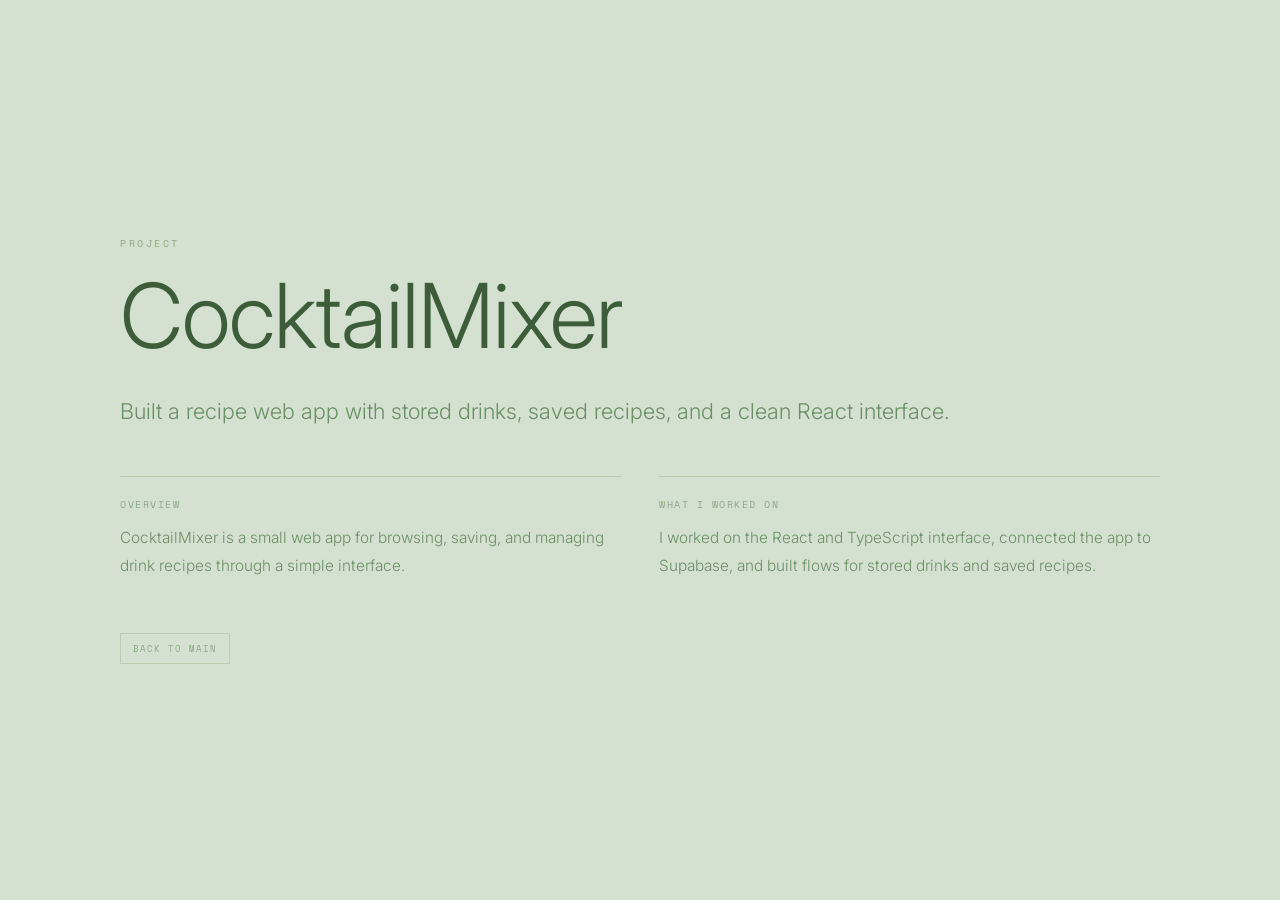
<file: projects/cocktailmixer.html>
<!DOCTYPE html>
<html lang="en">
<head>
<meta charset="UTF-8">
<meta name="viewport" content="width=device-width, initial-scale=1.0">
<title>CocktailMixer | TJ Kim</title>
<link href="https://fonts.googleapis.com/css2?family=Inter:wght@300;400;500&family=Space+Mono&display=swap" rel="stylesheet">
<style>
*{margin:0;padding:0;box-sizing:border-box}
:root{--bg:#d4e0d0;--surface:#b8cdb2;--dark:#3d5c3a;--mid:#6b8f66;--muted:#8aab84;--text:#2a3e28}
html,body{width:100%;min-height:100%;background:var(--bg);font-family:Inter,sans-serif;color:var(--text)}
.page{min-height:100vh;display:flex;align-items:center;justify-content:center;padding:clamp(32px,7vw,110px)}
.inner{width:min(1040px,88vw)}
.eyebrow,.label,.hint{font-family:"Space Mono",monospace;text-transform:uppercase;color:var(--muted)}
.eyebrow{font-size:10px;letter-spacing:2.5px;margin-bottom:18px}
h1{font-size:clamp(42px,7vw,94px);font-weight:300;color:var(--dark);line-height:1.05;letter-spacing:-1px;margin-bottom:28px}
.lede{font-size:clamp(16px,1.7vw,24px);font-weight:300;color:var(--mid);line-height:1.85;max-width:920px;margin-bottom:44px}
.grid{display:grid;grid-template-columns:1fr 1fr;gap:clamp(22px,3vw,44px);margin-top:34px}
.block{border-top:1px solid var(--surface);padding-top:20px}
.label{font-size:10px;letter-spacing:1.5px;margin-bottom:12px}
.text{font-size:clamp(14px,1.2vw,17px);font-weight:300;color:var(--mid);line-height:1.85}
.hint{font-size:9px;letter-spacing:1px;margin-top:52px}
@media(max-width:720px){.grid{grid-template-columns:1fr}}
.back-main{display:inline-flex;width:fit-content;margin-top:52px;font-family:"Space Mono",monospace;font-size:9px;letter-spacing:1px;text-transform:uppercase;color:var(--muted);text-decoration:none;border:1px solid var(--surface);padding:8px 12px}.back-main:hover{border-color:var(--dark);color:var(--dark)}
</style>
</head>
<body>
<main class="page">
  <section class="inner">
    <div class="eyebrow">Project</div>
    <h1>CocktailMixer</h1>
    <p class="lede">Built a recipe web app with stored drinks, saved recipes, and a clean React interface.</p>
    <div class="grid">
      <div class="block"><div class="label">Overview</div><div class="text">CocktailMixer is a small web app for browsing, saving, and managing drink recipes through a simple interface.</div></div>
      <div class="block"><div class="label">What I worked on</div><div class="text">I worked on the React and TypeScript interface, connected the app to Supabase, and built flows for stored drinks and saved recipes.</div></div>
    </div>
    <a class="back-main" href="../">Back to main</a>
  </section>
</main>
</body>
</html>
</file>
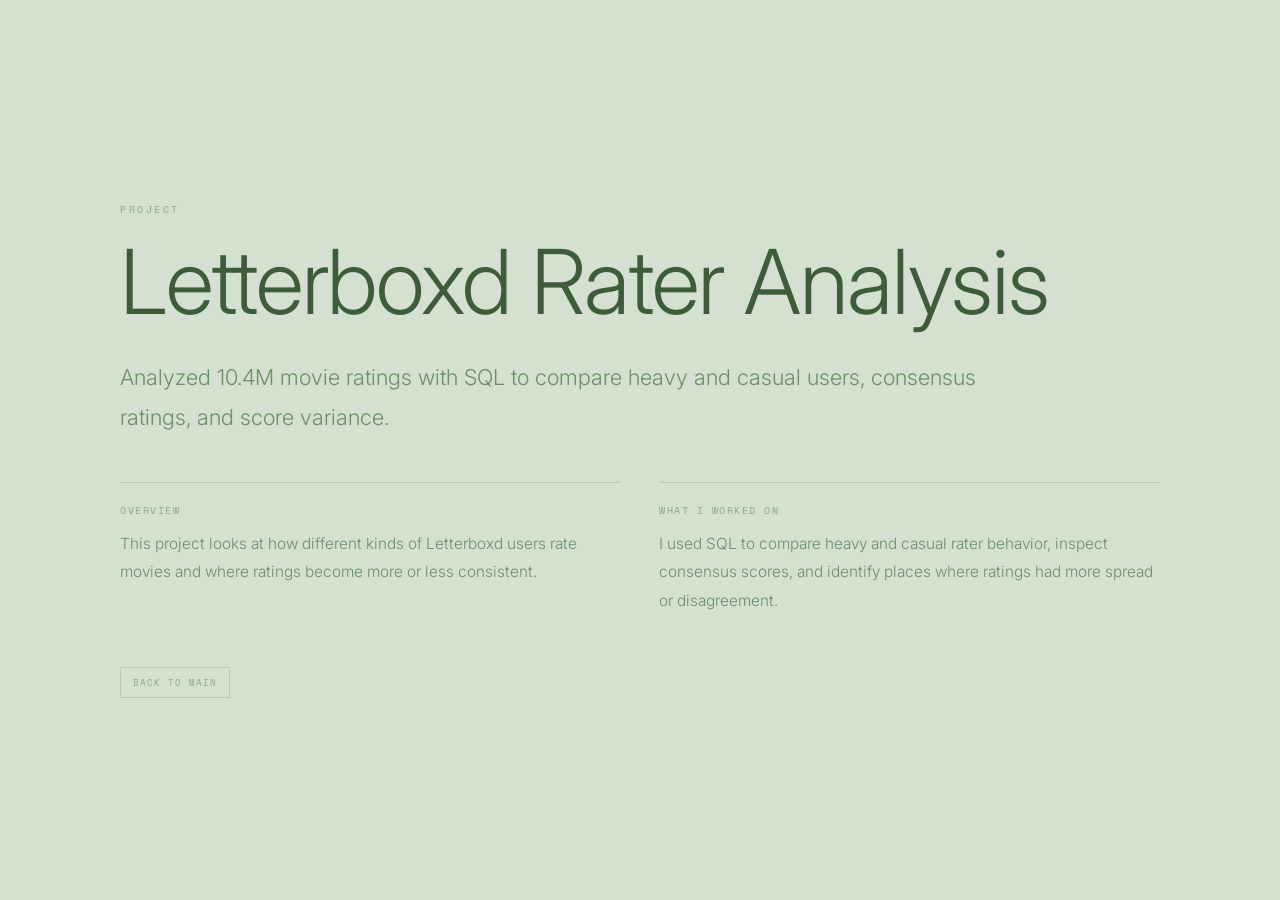
<file: projects/letterboxd-rater-analysis.html>
<!DOCTYPE html>
<html lang="en">
<head>
<meta charset="UTF-8">
<meta name="viewport" content="width=device-width, initial-scale=1.0">
<title>Letterboxd Rater Analysis | TJ Kim</title>
<link href="https://fonts.googleapis.com/css2?family=Inter:wght@300;400;500&family=Space+Mono&display=swap" rel="stylesheet">
<style>
*{margin:0;padding:0;box-sizing:border-box}
:root{--bg:#d4e0d0;--surface:#b8cdb2;--dark:#3d5c3a;--mid:#6b8f66;--muted:#8aab84;--text:#2a3e28}
html,body{width:100%;min-height:100%;background:var(--bg);font-family:Inter,sans-serif;color:var(--text)}
.page{min-height:100vh;display:flex;align-items:center;justify-content:center;padding:clamp(32px,7vw,110px)}
.inner{width:min(1040px,88vw)}
.eyebrow,.label,.hint{font-family:"Space Mono",monospace;text-transform:uppercase;color:var(--muted)}
.eyebrow{font-size:10px;letter-spacing:2.5px;margin-bottom:18px}
h1{font-size:clamp(42px,7vw,94px);font-weight:300;color:var(--dark);line-height:1.05;letter-spacing:-1px;margin-bottom:28px}
.lede{font-size:clamp(16px,1.7vw,24px);font-weight:300;color:var(--mid);line-height:1.85;max-width:920px;margin-bottom:44px}
.grid{display:grid;grid-template-columns:1fr 1fr;gap:clamp(22px,3vw,44px);margin-top:34px}
.block{border-top:1px solid var(--surface);padding-top:20px}
.label{font-size:10px;letter-spacing:1.5px;margin-bottom:12px}
.text{font-size:clamp(14px,1.2vw,17px);font-weight:300;color:var(--mid);line-height:1.85}
.hint{font-size:9px;letter-spacing:1px;margin-top:52px}
@media(max-width:720px){.grid{grid-template-columns:1fr}}
.back-main{display:inline-flex;width:fit-content;margin-top:52px;font-family:"Space Mono",monospace;font-size:9px;letter-spacing:1px;text-transform:uppercase;color:var(--muted);text-decoration:none;border:1px solid var(--surface);padding:8px 12px}.back-main:hover{border-color:var(--dark);color:var(--dark)}
</style>
</head>
<body>
<main class="page">
  <section class="inner">
    <div class="eyebrow">Project</div>
    <h1>Letterboxd Rater Analysis</h1>
    <p class="lede">Analyzed 10.4M movie ratings with SQL to compare heavy and casual users, consensus ratings, and score variance.</p>
    <div class="grid">
      <div class="block"><div class="label">Overview</div><div class="text">This project looks at how different kinds of Letterboxd users rate movies and where ratings become more or less consistent.</div></div>
      <div class="block"><div class="label">What I worked on</div><div class="text">I used SQL to compare heavy and casual rater behavior, inspect consensus scores, and identify places where ratings had more spread or disagreement.</div></div>
    </div>
    <a class="back-main" href="../">Back to main</a>
  </section>
</main>
</body>
</html>
</file>
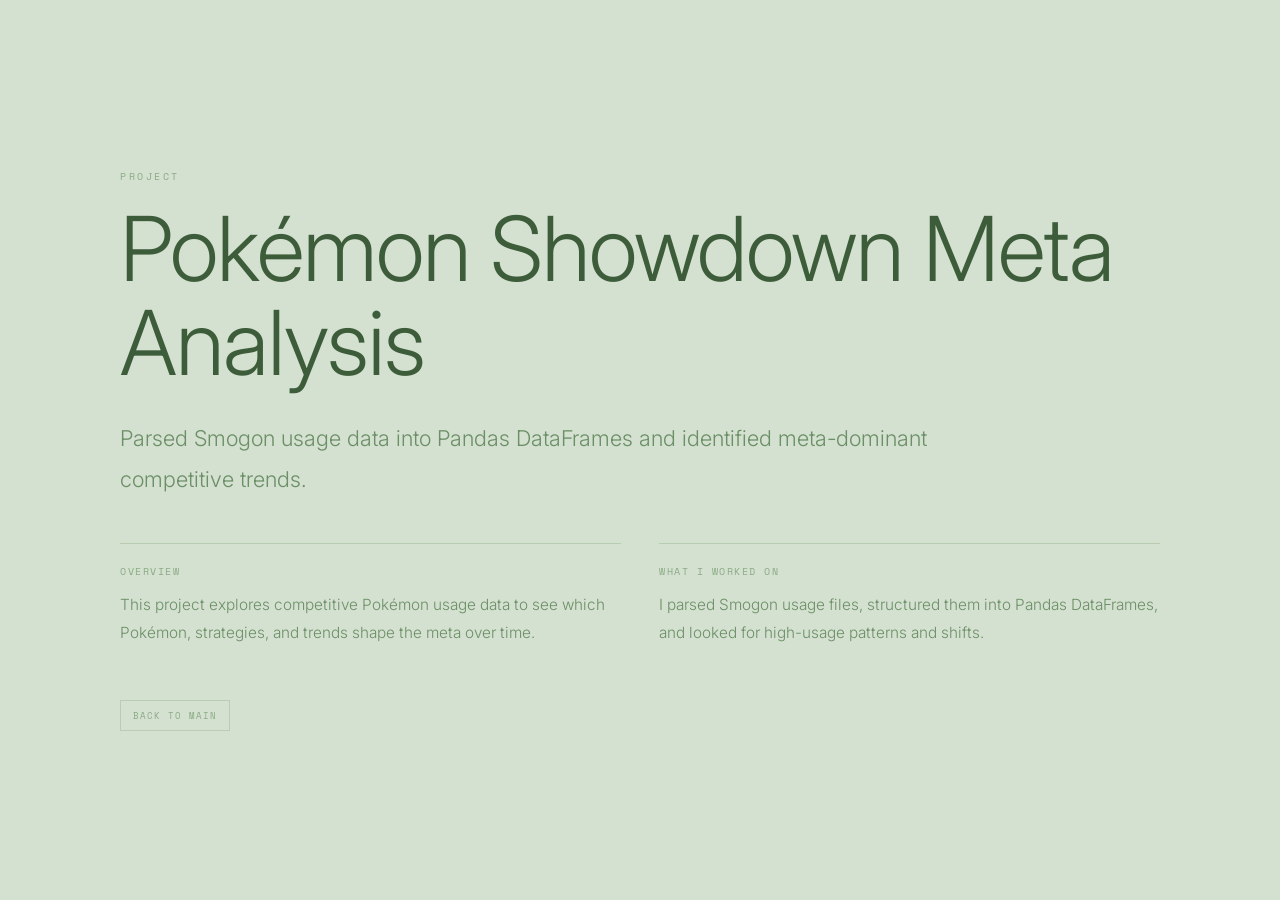
<file: projects/pokemon-showdown-meta-analysis.html>
<!DOCTYPE html>
<html lang="en">
<head>
<meta charset="UTF-8">
<meta name="viewport" content="width=device-width, initial-scale=1.0">
<title>Pokémon Showdown Meta Analysis | TJ Kim</title>
<link href="https://fonts.googleapis.com/css2?family=Inter:wght@300;400;500&family=Space+Mono&display=swap" rel="stylesheet">
<style>
*{margin:0;padding:0;box-sizing:border-box}
:root{--bg:#d4e0d0;--surface:#b8cdb2;--dark:#3d5c3a;--mid:#6b8f66;--muted:#8aab84;--text:#2a3e28}
html,body{width:100%;min-height:100%;background:var(--bg);font-family:Inter,sans-serif;color:var(--text)}
.page{min-height:100vh;display:flex;align-items:center;justify-content:center;padding:clamp(32px,7vw,110px)}
.inner{width:min(1040px,88vw)}
.eyebrow,.label,.hint{font-family:"Space Mono",monospace;text-transform:uppercase;color:var(--muted)}
.eyebrow{font-size:10px;letter-spacing:2.5px;margin-bottom:18px}
h1{font-size:clamp(42px,7vw,94px);font-weight:300;color:var(--dark);line-height:1.05;letter-spacing:-1px;margin-bottom:28px}
.lede{font-size:clamp(16px,1.7vw,24px);font-weight:300;color:var(--mid);line-height:1.85;max-width:920px;margin-bottom:44px}
.grid{display:grid;grid-template-columns:1fr 1fr;gap:clamp(22px,3vw,44px);margin-top:34px}
.block{border-top:1px solid var(--surface);padding-top:20px}
.label{font-size:10px;letter-spacing:1.5px;margin-bottom:12px}
.text{font-size:clamp(14px,1.2vw,17px);font-weight:300;color:var(--mid);line-height:1.85}
.hint{font-size:9px;letter-spacing:1px;margin-top:52px}
@media(max-width:720px){.grid{grid-template-columns:1fr}}
.back-main{display:inline-flex;width:fit-content;margin-top:52px;font-family:"Space Mono",monospace;font-size:9px;letter-spacing:1px;text-transform:uppercase;color:var(--muted);text-decoration:none;border:1px solid var(--surface);padding:8px 12px}.back-main:hover{border-color:var(--dark);color:var(--dark)}
</style>
</head>
<body>
<main class="page">
  <section class="inner">
    <div class="eyebrow">Project</div>
    <h1>Pokémon Showdown Meta Analysis</h1>
    <p class="lede">Parsed Smogon usage data into Pandas DataFrames and identified meta-dominant competitive trends.</p>
    <div class="grid">
      <div class="block"><div class="label">Overview</div><div class="text">This project explores competitive Pokémon usage data to see which Pokémon, strategies, and trends shape the meta over time.</div></div>
      <div class="block"><div class="label">What I worked on</div><div class="text">I parsed Smogon usage files, structured them into Pandas DataFrames, and looked for high-usage patterns and shifts.</div></div>
    </div>
    <a class="back-main" href="../">Back to main</a>
  </section>
</main>
</body>
</html>
</file>
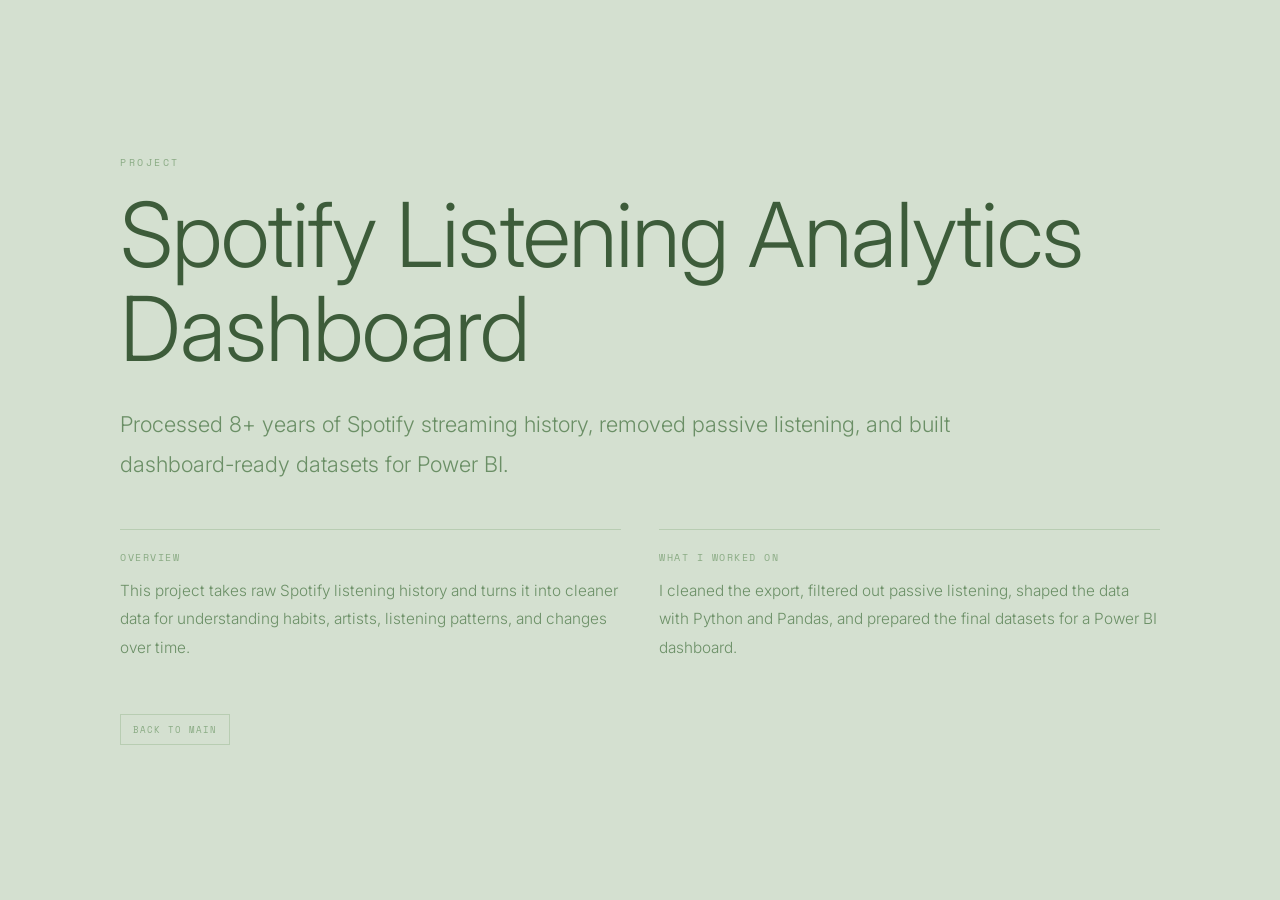
<file: projects/spotify-listening-analytics-dashboard.html>
<!DOCTYPE html>
<html lang="en">
<head>
<meta charset="UTF-8">
<meta name="viewport" content="width=device-width, initial-scale=1.0">
<title>Spotify Listening Analytics Dashboard | TJ Kim</title>
<link href="https://fonts.googleapis.com/css2?family=Inter:wght@300;400;500&family=Space+Mono&display=swap" rel="stylesheet">
<style>
*{margin:0;padding:0;box-sizing:border-box}
:root{--bg:#d4e0d0;--bg2:#c2d4bc;--surface:#b8cdb2;--dark:#3d5c3a;--mid:#6b8f66;--muted:#8aab84;--text:#2a3e28}
html,body{width:100%;min-height:100%;background:var(--bg);font-family:Inter,sans-serif;color:var(--text)}
.page{min-height:100vh;display:flex;align-items:center;justify-content:center;padding:clamp(32px,7vw,110px)}
.inner{width:min(1040px,88vw)}
.eyebrow{font-family:"Space Mono",monospace;font-size:10px;letter-spacing:2.5px;text-transform:uppercase;color:var(--muted);margin-bottom:18px}
h1{font-size:clamp(42px,7vw,94px);font-weight:300;color:var(--dark);line-height:1.05;letter-spacing:-1px;margin-bottom:28px}
.lede{font-size:clamp(16px,1.7vw,24px);font-weight:300;color:var(--mid);line-height:1.85;max-width:920px;margin-bottom:44px}
.grid{display:grid;grid-template-columns:1fr 1fr;gap:clamp(22px,3vw,44px);margin-top:34px}
.block{border-top:1px solid var(--surface);padding-top:20px}
.label{font-family:"Space Mono",monospace;font-size:10px;letter-spacing:1.5px;text-transform:uppercase;color:var(--muted);margin-bottom:12px}
.text{font-size:clamp(14px,1.2vw,17px);font-weight:300;color:var(--mid);line-height:1.85}
.hint{font-family:"Space Mono",monospace;font-size:9px;letter-spacing:1px;text-transform:uppercase;color:var(--muted);margin-top:52px}
@media(max-width:720px){.grid{grid-template-columns:1fr}}
.back-main{display:inline-flex;width:fit-content;margin-top:52px;font-family:"Space Mono",monospace;font-size:9px;letter-spacing:1px;text-transform:uppercase;color:var(--muted);text-decoration:none;border:1px solid var(--surface);padding:8px 12px}.back-main:hover{border-color:var(--dark);color:var(--dark)}
</style>
</head>
<body>
<main class="page">
  <section class="inner">
    <div class="eyebrow">Project</div>
    <h1>Spotify Listening Analytics Dashboard</h1>
    <p class="lede">Processed 8+ years of Spotify streaming history, removed passive listening, and built dashboard-ready datasets for Power BI.</p>
    <div class="grid">
      <div class="block">
        <div class="label">Overview</div>
        <div class="text">This project takes raw Spotify listening history and turns it into cleaner data for understanding habits, artists, listening patterns, and changes over time.</div>
      </div>
      <div class="block">
        <div class="label">What I worked on</div>
        <div class="text">I cleaned the export, filtered out passive listening, shaped the data with Python and Pandas, and prepared the final datasets for a Power BI dashboard.</div>
      </div>
    </div>
    <a class="back-main" href="../">Back to main</a>
  </section>
</main>
</body>
</html>
</file>
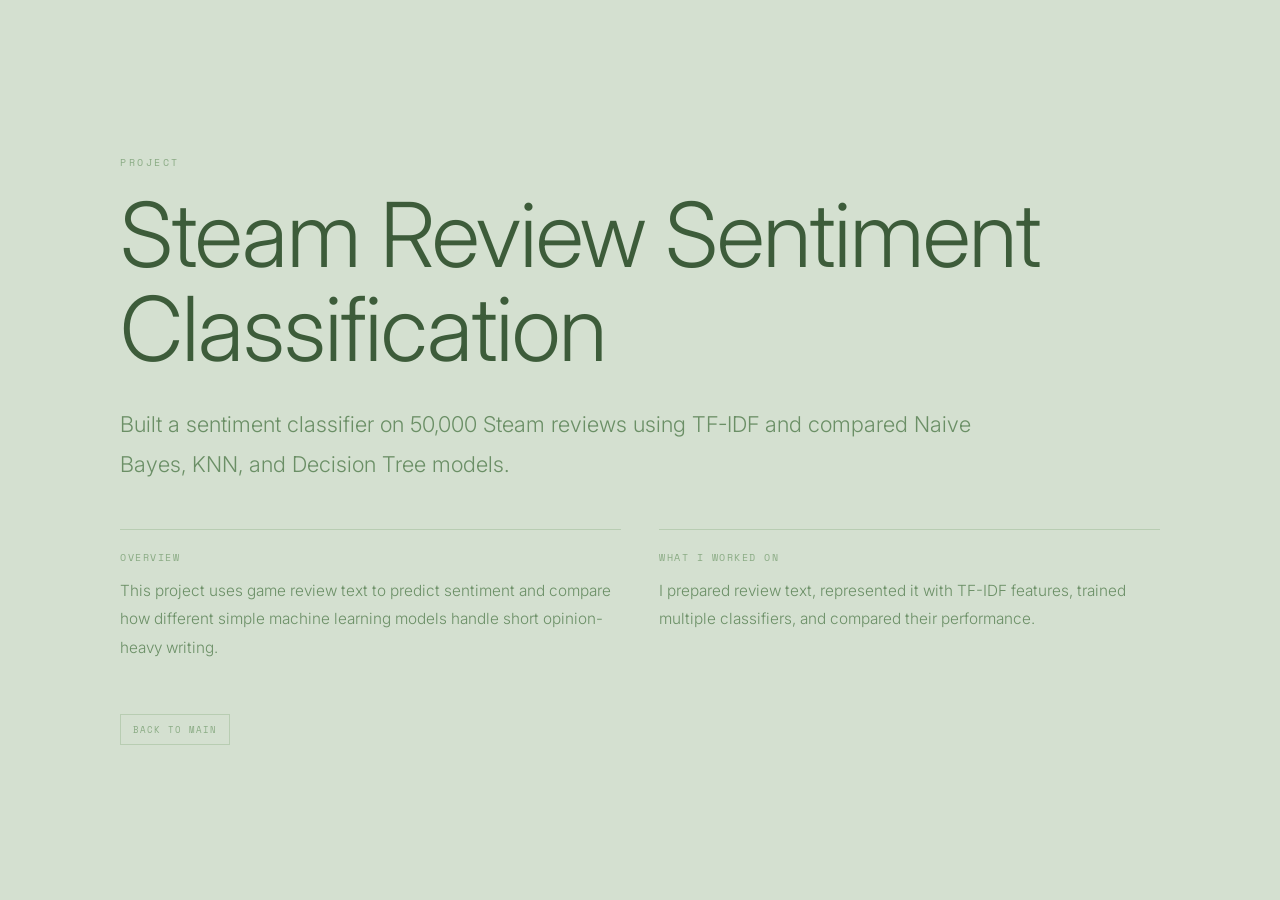
<file: projects/steam-review-sentiment-classification.html>
<!DOCTYPE html>
<html lang="en">
<head>
<meta charset="UTF-8">
<meta name="viewport" content="width=device-width, initial-scale=1.0">
<title>Steam Review Sentiment Classification | TJ Kim</title>
<link href="https://fonts.googleapis.com/css2?family=Inter:wght@300;400;500&family=Space+Mono&display=swap" rel="stylesheet">
<style>
*{margin:0;padding:0;box-sizing:border-box}
:root{--bg:#d4e0d0;--surface:#b8cdb2;--dark:#3d5c3a;--mid:#6b8f66;--muted:#8aab84;--text:#2a3e28}
html,body{width:100%;min-height:100%;background:var(--bg);font-family:Inter,sans-serif;color:var(--text)}
.page{min-height:100vh;display:flex;align-items:center;justify-content:center;padding:clamp(32px,7vw,110px)}
.inner{width:min(1040px,88vw)}
.eyebrow,.label,.hint{font-family:"Space Mono",monospace;text-transform:uppercase;color:var(--muted)}
.eyebrow{font-size:10px;letter-spacing:2.5px;margin-bottom:18px}
h1{font-size:clamp(42px,7vw,94px);font-weight:300;color:var(--dark);line-height:1.05;letter-spacing:-1px;margin-bottom:28px}
.lede{font-size:clamp(16px,1.7vw,24px);font-weight:300;color:var(--mid);line-height:1.85;max-width:920px;margin-bottom:44px}
.grid{display:grid;grid-template-columns:1fr 1fr;gap:clamp(22px,3vw,44px);margin-top:34px}
.block{border-top:1px solid var(--surface);padding-top:20px}
.label{font-size:10px;letter-spacing:1.5px;margin-bottom:12px}
.text{font-size:clamp(14px,1.2vw,17px);font-weight:300;color:var(--mid);line-height:1.85}
.hint{font-size:9px;letter-spacing:1px;margin-top:52px}
@media(max-width:720px){.grid{grid-template-columns:1fr}}
.back-main{display:inline-flex;width:fit-content;margin-top:52px;font-family:"Space Mono",monospace;font-size:9px;letter-spacing:1px;text-transform:uppercase;color:var(--muted);text-decoration:none;border:1px solid var(--surface);padding:8px 12px}.back-main:hover{border-color:var(--dark);color:var(--dark)}
</style>
</head>
<body>
<main class="page">
  <section class="inner">
    <div class="eyebrow">Project</div>
    <h1>Steam Review Sentiment Classification</h1>
    <p class="lede">Built a sentiment classifier on 50,000 Steam reviews using TF-IDF and compared Naive Bayes, KNN, and Decision Tree models.</p>
    <div class="grid">
      <div class="block"><div class="label">Overview</div><div class="text">This project uses game review text to predict sentiment and compare how different simple machine learning models handle short opinion-heavy writing.</div></div>
      <div class="block"><div class="label">What I worked on</div><div class="text">I prepared review text, represented it with TF-IDF features, trained multiple classifiers, and compared their performance.</div></div>
    </div>
    <a class="back-main" href="../">Back to main</a>
  </section>
</main>
</body>
</html>
</file>
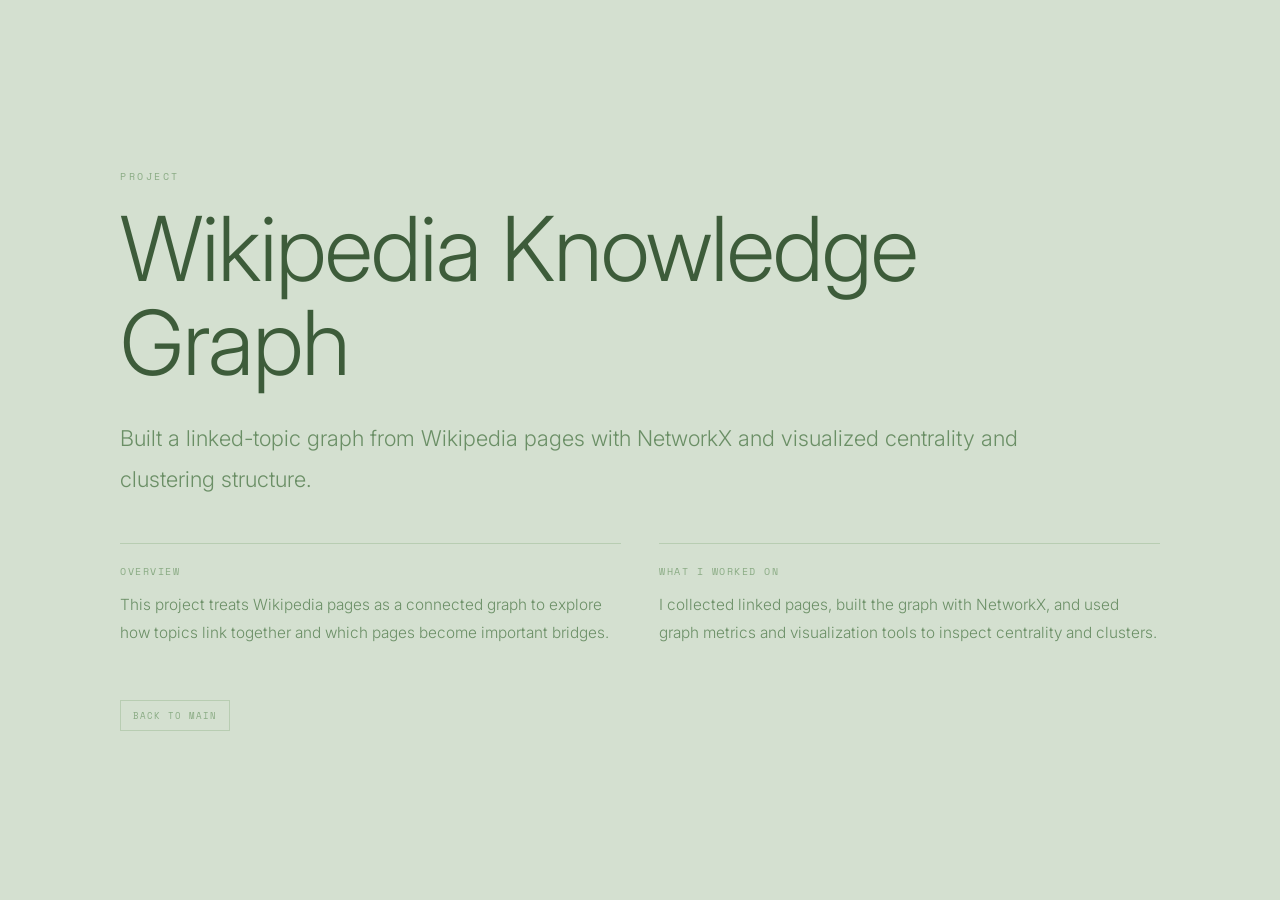
<file: projects/wikipedia-knowledge-graph.html>
<!DOCTYPE html>
<html lang="en">
<head>
<meta charset="UTF-8">
<meta name="viewport" content="width=device-width, initial-scale=1.0">
<title>Wikipedia Knowledge Graph | TJ Kim</title>
<link href="https://fonts.googleapis.com/css2?family=Inter:wght@300;400;500&family=Space+Mono&display=swap" rel="stylesheet">
<style>
*{margin:0;padding:0;box-sizing:border-box}
:root{--bg:#d4e0d0;--surface:#b8cdb2;--dark:#3d5c3a;--mid:#6b8f66;--muted:#8aab84;--text:#2a3e28}
html,body{width:100%;min-height:100%;background:var(--bg);font-family:Inter,sans-serif;color:var(--text)}
.page{min-height:100vh;display:flex;align-items:center;justify-content:center;padding:clamp(32px,7vw,110px)}
.inner{width:min(1040px,88vw)}
.eyebrow,.label,.hint{font-family:"Space Mono",monospace;text-transform:uppercase;color:var(--muted)}
.eyebrow{font-size:10px;letter-spacing:2.5px;margin-bottom:18px}
h1{font-size:clamp(42px,7vw,94px);font-weight:300;color:var(--dark);line-height:1.05;letter-spacing:-1px;margin-bottom:28px}
.lede{font-size:clamp(16px,1.7vw,24px);font-weight:300;color:var(--mid);line-height:1.85;max-width:920px;margin-bottom:44px}
.grid{display:grid;grid-template-columns:1fr 1fr;gap:clamp(22px,3vw,44px);margin-top:34px}
.block{border-top:1px solid var(--surface);padding-top:20px}
.label{font-size:10px;letter-spacing:1.5px;margin-bottom:12px}
.text{font-size:clamp(14px,1.2vw,17px);font-weight:300;color:var(--mid);line-height:1.85}
.hint{font-size:9px;letter-spacing:1px;margin-top:52px}
@media(max-width:720px){.grid{grid-template-columns:1fr}}
.back-main{display:inline-flex;width:fit-content;margin-top:52px;font-family:"Space Mono",monospace;font-size:9px;letter-spacing:1px;text-transform:uppercase;color:var(--muted);text-decoration:none;border:1px solid var(--surface);padding:8px 12px}.back-main:hover{border-color:var(--dark);color:var(--dark)}
</style>
</head>
<body>
<main class="page">
  <section class="inner">
    <div class="eyebrow">Project</div>
    <h1>Wikipedia Knowledge Graph</h1>
    <p class="lede">Built a linked-topic graph from Wikipedia pages with NetworkX and visualized centrality and clustering structure.</p>
    <div class="grid">
      <div class="block"><div class="label">Overview</div><div class="text">This project treats Wikipedia pages as a connected graph to explore how topics link together and which pages become important bridges.</div></div>
      <div class="block"><div class="label">What I worked on</div><div class="text">I collected linked pages, built the graph with NetworkX, and used graph metrics and visualization tools to inspect centrality and clusters.</div></div>
    </div>
    <a class="back-main" href="../">Back to main</a>
  </section>
</main>
</body>
</html>
</file>
